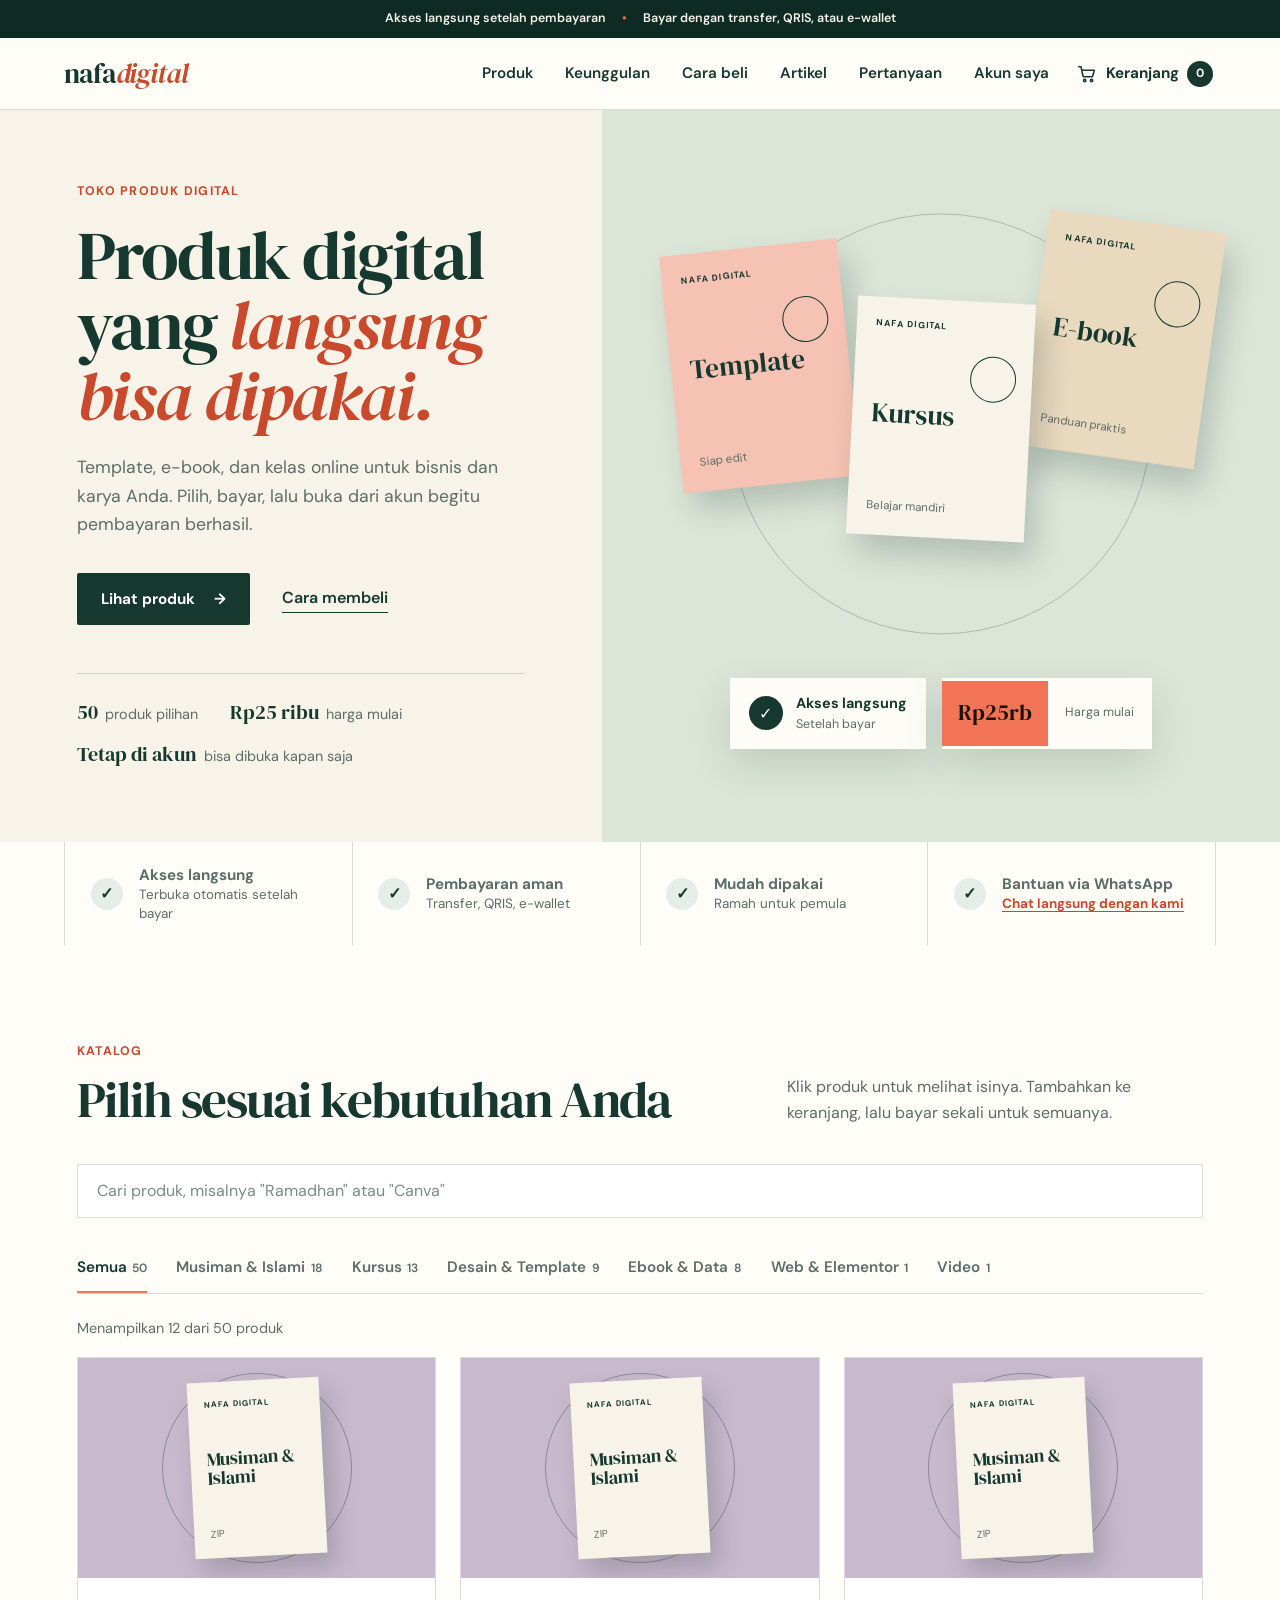
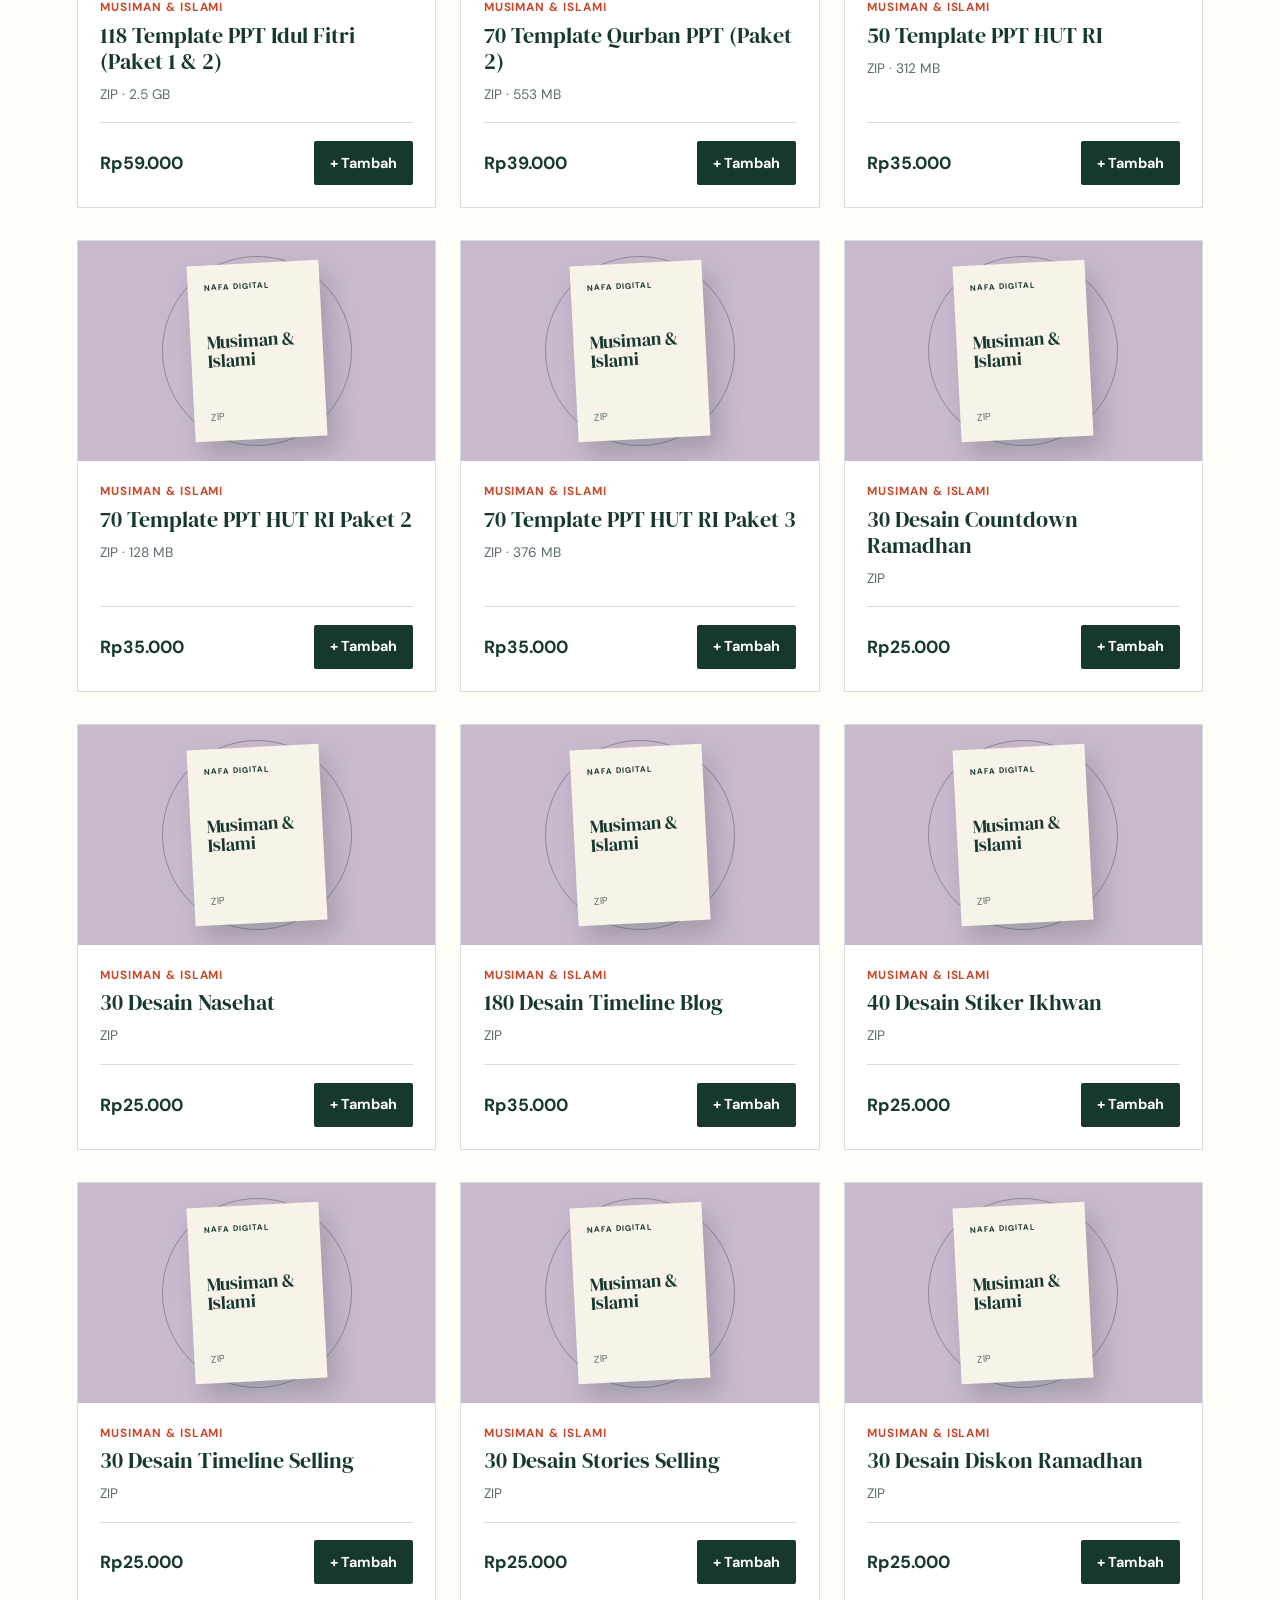
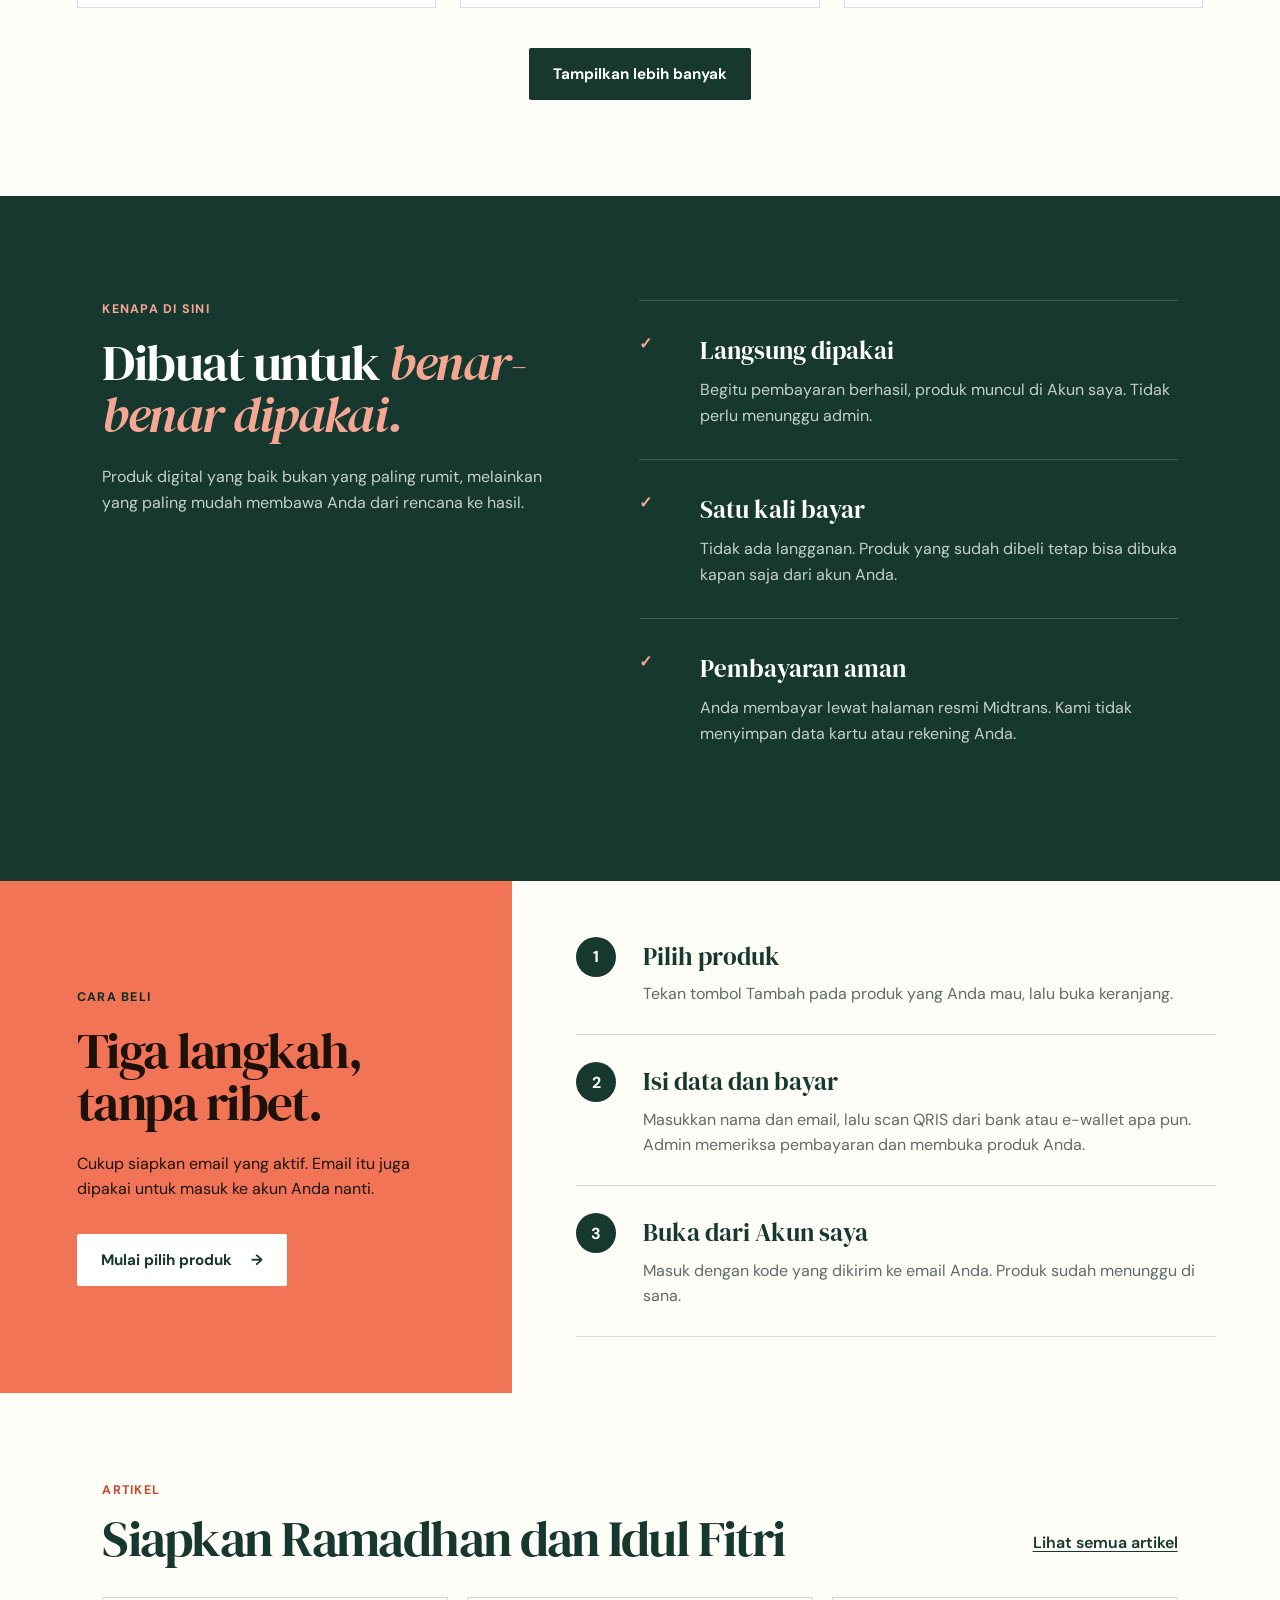
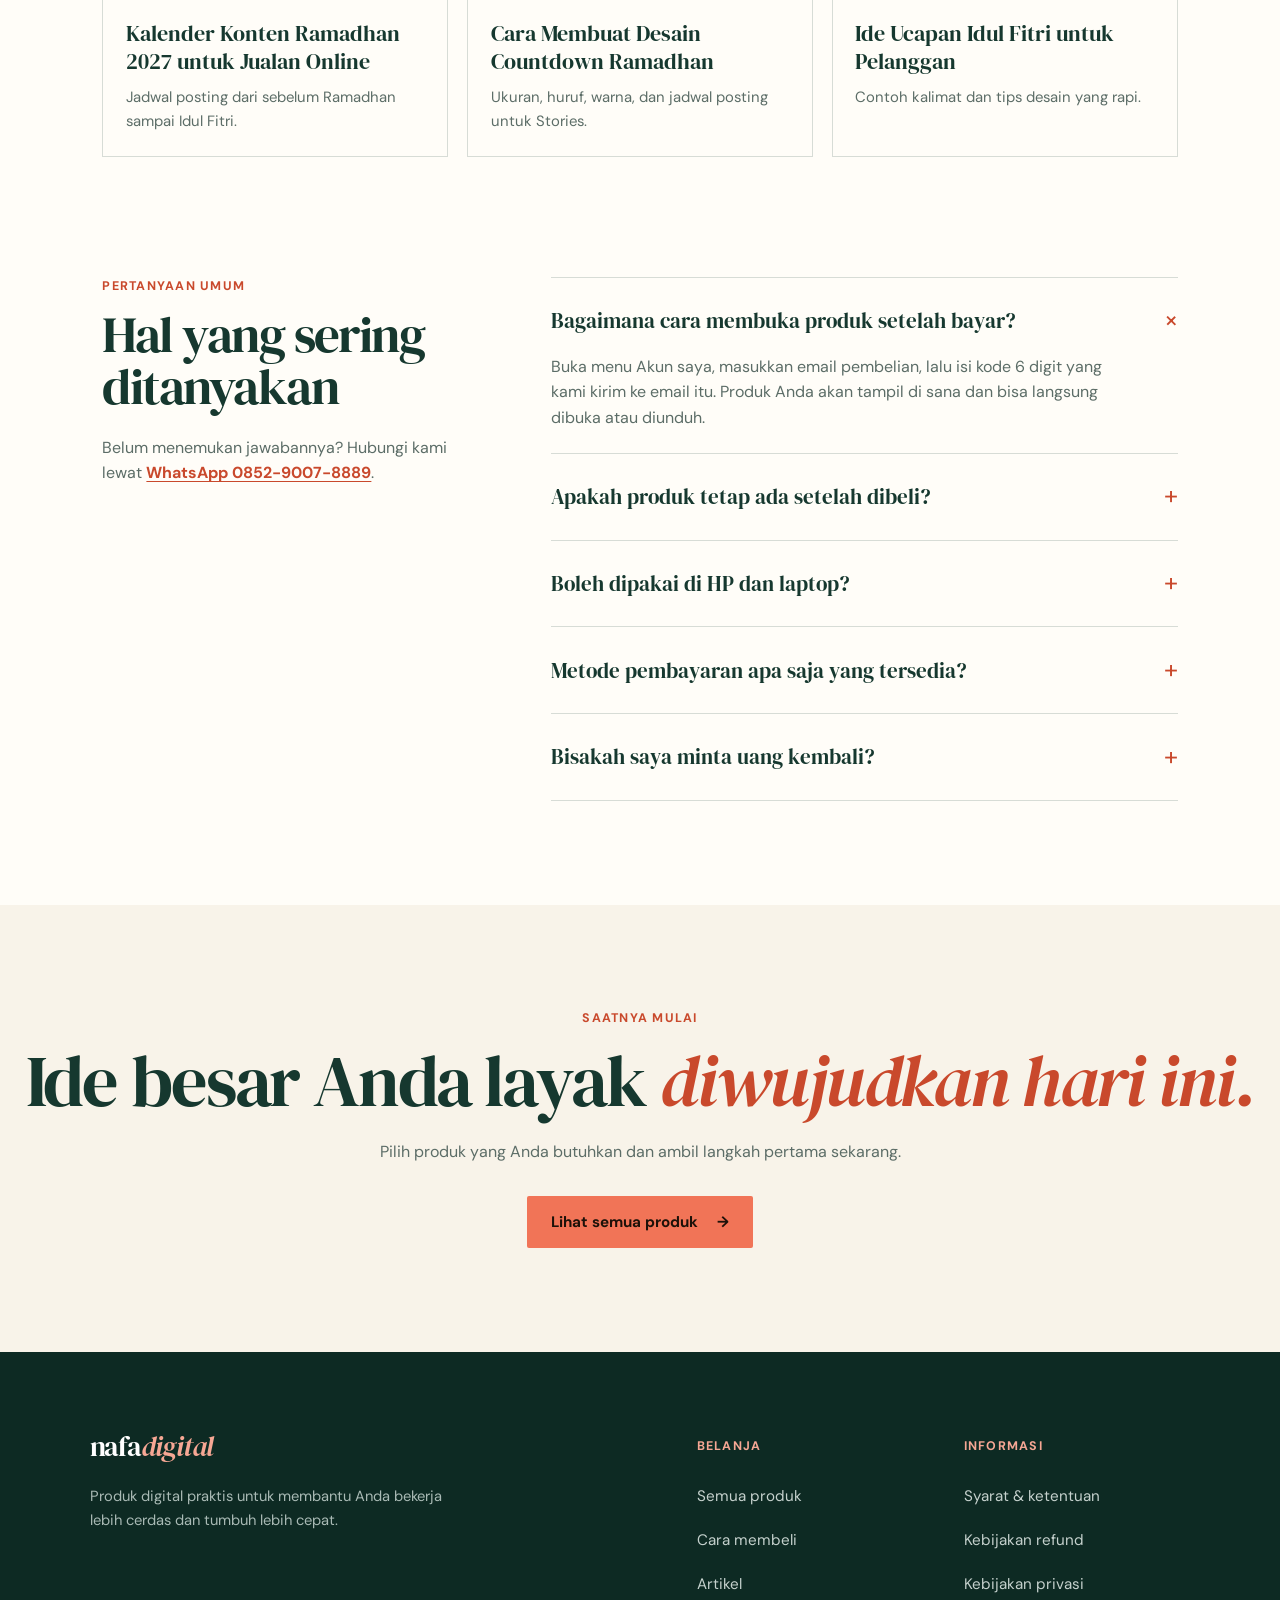
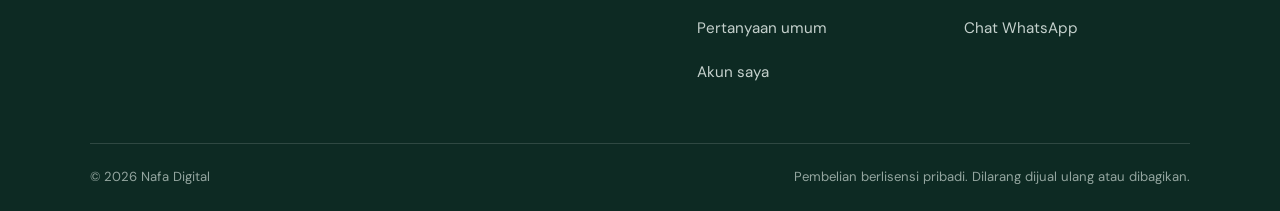
<file: index.html>
<!doctype html>
<html lang="id">
<head>
<meta charset="utf-8">
<meta name="viewport" content="width=device-width,initial-scale=1">
<title>Nafa Digital: produk digital siap pakai untuk bisnis dan kreator</title>
<meta name="description" content="Template, e-book, dan kelas online yang langsung bisa dipakai setelah pembayaran berhasil. Pilih produk, bayar, lalu buka dari akun Anda.">
<meta name="theme-color" content="#16382f">
<meta name="referrer" content="strict-origin-when-cross-origin">
<link rel="preconnect" href="https://fonts.googleapis.com">
<link rel="preconnect" href="https://fonts.gstatic.com" crossorigin>
<link href="https://fonts.googleapis.com/css2?family=DM+Sans:wght@400;500;600;700&family=DM+Serif+Display:ital@0;1&display=swap" rel="stylesheet">
<link rel="icon" href="data:,">
<link rel="stylesheet" href="style.css">
</head>
<body>
<a class="skip" href="#main">Lewati ke konten</a>

<div class="announce"><span>Akses langsung setelah pembayaran</span><i aria-hidden="true">•</i><span>Bayar dengan transfer, QRIS, atau e-wallet</span></div>

<header class="top">
  <a class="logo" href="#/" aria-label="Nafa Digital, beranda">nafa<span>digital</span></a>
  <button class="menu-btn" id="menuBtn" type="button" aria-label="Buka menu" aria-expanded="false" aria-controls="nav"><span></span><span></span></button>
  <nav id="nav" class="nav" aria-label="Utama">
    <a href="#produk">Produk</a>
    <a href="#keunggulan">Keunggulan</a>
    <a href="#cara-beli">Cara beli</a>
    <a href="#panduan">Artikel</a>
    <a href="#faq">Pertanyaan</a>
    <a href="#/akun" data-nav="akun">Akun saya</a>
  </nav>
  <button class="cart-btn" id="openCart" type="button" aria-label="Buka keranjang">
    <svg viewBox="0 0 24 24" aria-hidden="true"><path d="M3 4h2.4l2.2 10.2a1 1 0 0 0 1 .8h8.6a1 1 0 0 0 1-.8L20 8H6.2"/><circle cx="9.5" cy="19" r="1.3"/><circle cx="17" cy="19" r="1.3"/></svg>
    <span class="cart-word">Keranjang</span><span class="cart-n" id="cartCount">0</span>
  </button>
</header>

<main id="main" tabindex="-1">
  <!-- BERANDA -->
  <div id="view-home" class="view">
    <section class="hero" aria-labelledby="hero-title">
      <div class="hero-copy">
        <p class="eyebrow">Toko produk digital</p>
        <h1 id="hero-title">Produk digital yang <em>langsung bisa dipakai.</em></h1>
        <p class="hero-text">Template, e-book, dan kelas online untuk bisnis dan karya Anda. Pilih, bayar, lalu buka dari akun begitu pembayaran berhasil.</p>
        <div class="hero-actions">
          <a class="btn btn-dark" href="#produk">Lihat produk <span aria-hidden="true">→</span></a>
          <a class="text-link" href="#cara-beli">Cara membeli</a>
        </div>
        <ul class="hero-facts" aria-label="Ringkasan">
          <li><b>50</b> produk pilihan</li>
          <li><b>Rp25 ribu</b> harga mulai</li>
          <li><b>Tetap di akun</b> bisa dibuka kapan saja</li>
        </ul>
      </div>
      <div class="hero-visual" aria-hidden="true">
        <div class="stage">
          <span class="orbit"></span>
          <div class="cover c1"><small>NAFA DIGITAL</small><strong>Template</strong><span>Siap edit</span></div>
          <div class="cover c2"><small>NAFA DIGITAL</small><strong>Kursus</strong><span>Belajar mandiri</span></div>
          <div class="cover c3"><small>NAFA DIGITAL</small><strong>E-book</strong><span>Panduan praktis</span></div>
        </div>
        <div class="notes">
          <div class="note note-bot"><i>✓</i><div><b>Akses langsung</b><span>Setelah bayar</span></div></div>
          <div class="note note-top"><b>Rp25rb</b><span>Harga mulai</span></div>
        </div>
      </div>
    </section>

    <section class="trust" aria-label="Keunggulan layanan">
      <div><i>✓</i><span><b>Akses langsung</b>Terbuka otomatis setelah bayar</span></div>
      <div><i>✓</i><span><b>Pembayaran aman</b>Transfer, QRIS, e-wallet</span></div>
      <div><i>✓</i><span><b>Mudah dipakai</b>Ramah untuk pemula</span></div>
      <div><i>✓</i><span><b>Bantuan via WhatsApp</b><a class="wa" href="https://wa.me/6285290078889?text=Halo%20Nafa%20Digital%2C%20saya%20butuh%20bantuan" target="_blank" rel="noopener">Chat langsung dengan kami</a></span></div>
    </section>

    <section class="products" id="produk" aria-labelledby="products-title">
      <div class="sec-head">
        <div><p class="eyebrow">Katalog</p><h2 id="products-title">Pilih sesuai kebutuhan Anda</h2></div>
        <p>Klik produk untuk melihat isinya. Tambahkan ke keranjang, lalu bayar sekali untuk semuanya.</p>
      </div>
      <label class="search"><span class="sr">Cari produk</span><input id="q" type="search" placeholder="Cari produk, misalnya &quot;Ramadhan&quot; atau &quot;Canva&quot;" autocomplete="off"></label>
      <div id="cats" class="tabs" role="group" aria-label="Kategori produk"></div>
      <p id="resultInfo" class="info" aria-live="polite"></p>
      <div id="list" class="grid"></div>
      <div class="more-wrap"><button class="btn btn-dark" id="more" type="button" hidden>Tampilkan lebih banyak</button></div>
    </section>

    <section class="why" id="keunggulan" aria-labelledby="why-title">
      <div class="why-intro">
        <p class="eyebrow">Kenapa di sini</p>
        <h2 id="why-title">Dibuat untuk <em>benar-benar dipakai.</em></h2>
        <p>Produk digital yang baik bukan yang paling rumit, melainkan yang paling mudah membawa Anda dari rencana ke hasil.</p>
      </div>
      <div class="why-list">
        <article><span>✓</span><div><h3>Langsung dipakai</h3><p>Begitu pembayaran berhasil, produk muncul di Akun saya. Tidak perlu menunggu admin.</p></div></article>
        <article><span>✓</span><div><h3>Satu kali bayar</h3><p>Tidak ada langganan. Produk yang sudah dibeli tetap bisa dibuka kapan saja dari akun Anda.</p></div></article>
        <article><span>✓</span><div><h3>Pembayaran aman</h3><p>Anda membayar lewat halaman resmi Midtrans. Kami tidak menyimpan data kartu atau rekening Anda.</p></div></article>
      </div>
    </section>

    <section class="steps" id="cara-beli" aria-labelledby="steps-title">
      <div class="steps-feature">
        <p class="eyebrow">Cara beli</p>
        <h2 id="steps-title">Tiga langkah, tanpa ribet.</h2>
        <p>Cukup siapkan email yang aktif. Email itu juga dipakai untuk masuk ke akun Anda nanti.</p>
        <a class="btn btn-light" href="#produk">Mulai pilih produk <span aria-hidden="true">→</span></a>
      </div>
      <ol class="steps-list">
        <li><b>1</b><div><h3>Pilih produk</h3><p>Tekan tombol Tambah pada produk yang Anda mau, lalu buka keranjang.</p></div></li>
        <li><b>2</b><div><h3>Isi data dan bayar</h3><p>Masukkan nama dan email, lalu scan QRIS dari bank atau e-wallet apa pun. Admin memeriksa pembayaran dan membuka produk Anda.</p></div></li>
        <li><b>3</b><div><h3>Buka dari Akun saya</h3><p>Masuk dengan kode yang dikirim ke email Anda. Produk sudah menunggu di sana.</p></div></li>
      </ol>
    </section>

    <section class="guides" id="panduan" aria-labelledby="guides-title">
      <div class="sec-head"><div><p class="eyebrow">Artikel</p><h2 id="guides-title">Siapkan Ramadhan dan Idul Fitri</h2></div><a class="guides-all" href="artikel/">Lihat semua artikel</a></div>
      <ul class="guide-cards">
        <li><a href="artikel/kalender-konten-ramadhan-2027"><span class="g-t">Kalender Konten Ramadhan 2027 untuk Jualan Online</span><span class="g-d">Jadwal posting dari sebelum Ramadhan sampai Idul Fitri.</span></a></li>
        <li><a href="artikel/cara-membuat-desain-countdown-ramadhan"><span class="g-t">Cara Membuat Desain Countdown Ramadhan</span><span class="g-d">Ukuran, huruf, warna, dan jadwal posting untuk Stories.</span></a></li>
        <li><a href="artikel/ide-ucapan-idul-fitri-untuk-pelanggan"><span class="g-t">Ide Ucapan Idul Fitri untuk Pelanggan</span><span class="g-d">Contoh kalimat dan tips desain yang rapi.</span></a></li>
      </ul>
    </section>

    <section class="faq" id="faq" aria-labelledby="faq-title">
      <div>
        <p class="eyebrow">Pertanyaan umum</p>
        <h2 id="faq-title">Hal yang sering ditanyakan</h2>
        <p class="faq-note">Belum menemukan jawabannya? Hubungi kami lewat <a class="wa" href="https://wa.me/6285290078889?text=Halo%20Nafa%20Digital%2C%20saya%20butuh%20bantuan" target="_blank" rel="noopener">WhatsApp 0852-9007-8889</a>.</p>
      </div>
      <div class="acc">
        <details open><summary>Bagaimana cara membuka produk setelah bayar?<span aria-hidden="true">+</span></summary><p>Buka menu Akun saya, masukkan email pembelian, lalu isi kode 6 digit yang kami kirim ke email itu. Produk Anda akan tampil di sana dan bisa langsung dibuka atau diunduh.</p></details>
        <details><summary>Apakah produk tetap ada setelah dibeli?<span aria-hidden="true">+</span></summary><p>Produk yang sudah dibeli tetap ada di akun Anda dan bisa dibuka kapan saja.</p></details>
        <details><summary>Boleh dipakai di HP dan laptop?<span aria-hidden="true">+</span></summary><p>Boleh. Satu akun bisa dipakai di HP dan laptop milik Anda. Produk ini untuk pemakaian pribadi, jadi tidak boleh dibagikan atau dijual ulang.</p></details>
        <details><summary>Metode pembayaran apa saja yang tersedia?<span aria-hidden="true">+</span></summary><p>Transfer bank, QRIS, dan e-wallet, sesuai pilihan yang tampil di halaman pembayaran.</p></details>
        <details><summary>Bisakah saya minta uang kembali?<span aria-hidden="true">+</span></summary><p>Karena produk digital langsung bisa dibuka, uang kembali hanya diproses jika produk bermasalah dan kendalanya tidak bisa kami selesaikan.</p></details>
      </div>
    </section>

    <section class="cta" aria-labelledby="cta-title">
      <p class="eyebrow">Saatnya mulai</p>
      <h2 id="cta-title">Ide besar Anda layak <em>diwujudkan hari ini.</em></h2>
      <p>Pilih produk yang Anda butuhkan dan ambil langkah pertama sekarang.</p>
      <a class="btn btn-coral" href="#produk">Lihat semua produk <span aria-hidden="true">→</span></a>
    </section>
  </div>

  <!-- AKUN -->
  <section id="view-akun" class="view" hidden>
    <div class="account">
      <p class="eyebrow">Akun</p>
      <h1>Akun saya</h1>
      <div id="authBox"></div>
      <div id="libBox" hidden></div>
    </div>
  </section>
</main>

<footer class="foot">
  <div class="foot-top">
    <div><a class="logo logo-light" href="#/">nafa<span>digital</span></a><p>Produk digital praktis untuk membantu Anda bekerja lebih cerdas dan tumbuh lebih cepat.</p></div>
    <div class="foot-links">
      <div><b>Belanja</b><a href="#produk">Semua produk</a><a href="#cara-beli">Cara membeli</a><a href="#panduan">Artikel</a><a href="#faq">Pertanyaan umum</a><a href="#/akun">Akun saya</a></div>
      <div><b>Informasi</b><a href="syarat">Syarat &amp; ketentuan</a><a href="refund">Kebijakan refund</a><a href="privasi">Kebijakan privasi</a><a href="https://wa.me/6285290078889?text=Halo%20Nafa%20Digital%2C%20saya%20butuh%20bantuan" target="_blank" rel="noopener">Chat WhatsApp</a></div>
    </div>
  </div>
  <div class="foot-bottom"><span>© 2026 Nafa Digital</span><span>Pembelian berlisensi pribadi. Dilarang dijual ulang atau dibagikan.</span></div>
</footer>

<!-- Detail produk -->
<dialog id="detail" class="modal" aria-labelledby="dTitle">
  <form method="dialog" class="x-row"><button class="x" aria-label="Tutup">×</button></form>
  <div class="d-art" id="dArt" aria-hidden="true"></div>
  <p id="dMeta" class="cat"></p>
  <h2 id="dTitle"></h2>
  <p id="dDesc" class="d-desc"></p>
  <ul class="terms">
    <li>Terbuka di akun Anda setelah pembayaran dikonfirmasi.</li>
    <li>Bisa dibuka dari HP dan laptop Anda.</li>
    <li>Untuk pemakaian pribadi. Tidak boleh dijual ulang atau dibagikan.</li>
  </ul>
  <div class="dfoot"><strong id="dPrice"></strong><button class="btn btn-dark" id="dAdd" type="button">Tambah ke keranjang</button></div>
</dialog>

<!-- Pembayaran QRIS -->
<dialog id="qris" class="modal qris" aria-labelledby="qTitle">
  <form method="dialog" class="x-row"><button class="x" aria-label="Tutup">×</button></form>
  <h2 id="qTitle">Bayar dengan QRIS</h2>
  <p class="q-amount-label">Nominal yang harus dibayar</p>
  <p class="q-amount" id="qAmount"></p>
  <p class="q-code" id="qCode"></p>
  <div class="q-box"><div id="qImg" role="img" aria-label="Kode QRIS pembayaran"></div><p id="qMerchant">NAFATECHID SMG PRODIG</p></div>
  <ol class="q-steps">
    <li>Buka aplikasi bank atau e-wallet, lalu pilih bayar dengan scan QR.</li>
    <li>Scan kode di atas. Nominal sudah terisi, pastikan sama dengan angka di atas.</li>
    <li>Setelah berhasil, tekan tombol WhatsApp di bawah dan kirim bukti pembayaran.</li>
  </ol>
  <a class="btn btn-coral wide" id="qWa" target="_blank" rel="noopener">Konfirmasi lewat WhatsApp</a>
  <p class="q-foot" id="qFoot"></p>
  <p class="q-foot">Produk terbuka di halaman <a class="wa" href="#/akun" id="qAcc">Akun</a> setelah admin memeriksa pembayaran. Pesanan berlaku 24 jam.</p>
</dialog>

<!-- Keranjang -->
<dialog id="cart" class="drawer" aria-labelledby="cTitle">
  <div class="cart-head">
    <div><p class="eyebrow">Pesanan Anda</p><h2 id="cTitle">Keranjang</h2></div>
    <form method="dialog"><button class="x" aria-label="Tutup keranjang">×</button></form>
  </div>
  <div class="cart-body">
    <ul id="cartList" class="cartlist"></ul>
    <div id="cartEmpty" class="empty-cart" hidden>
      <span>0</span><h3>Keranjang masih kosong</h3><p>Pilih produk yang paling sesuai dengan kebutuhan Anda.</p>
      <button class="btn btn-dark" type="button" id="startShop">Mulai belanja</button>
    </div>
    <form id="checkout" class="checkout" autocomplete="on" novalidate>
      <p class="total"><span>Total</span><strong id="cartTotal">Rp0</strong></p>
      <label>Nama lengkap<input name="name" required minlength="2" maxlength="80" autocomplete="name"></label>
      <label>Email aktif<small>Dipakai untuk masuk ke akun dan membuka produk</small><input name="email" type="email" required autocomplete="email" inputmode="email"></label>
      <label>Nomor WhatsApp (boleh dikosongkan)<input name="whatsapp" type="tel" autocomplete="tel" inputmode="tel" placeholder="08xxxxxxxxxx"></label>
      <input class="hp" name="website" tabindex="-1" autocomplete="off" aria-hidden="true">
      <label class="agree"><input type="checkbox" name="agree" required><span>Saya setuju produk ini hanya untuk pemakaian pribadi dan tidak akan dijual ulang atau dibagikan, serta menyetujui <a class="wa" href="syarat" target="_blank" rel="noopener">Syarat &amp; Ketentuan</a> dan <a class="wa" href="refund" target="_blank" rel="noopener">Kebijakan Refund</a>.</span></label>
      <p id="manualNote" class="manual-note" hidden><strong>Pembayaran via QRIS.</strong> Setelah Anda membayar, admin memeriksa pembayaran dan membuka produk di halaman Akun. Jika lebih dari 1 jam belum terbuka, hubungi kami lewat WhatsApp.</p>
      <p id="coErr" class="err" role="alert" hidden></p>
      <button class="btn btn-coral wide" id="payBtn" type="submit">Bayar sekarang <span aria-hidden="true">→</span></button>
      <p class="secure" id="secureNote">Pembayaran aman · Produk terbuka otomatis</p>
    </form>
  </div>
</dialog>

<div id="toast" class="toast" role="status" aria-live="polite" hidden></div>

<script src="config.js"></script>
<script src="qrcode.js"></script>
<script src="app.js" defer></script>
</body>
</html>
</file>
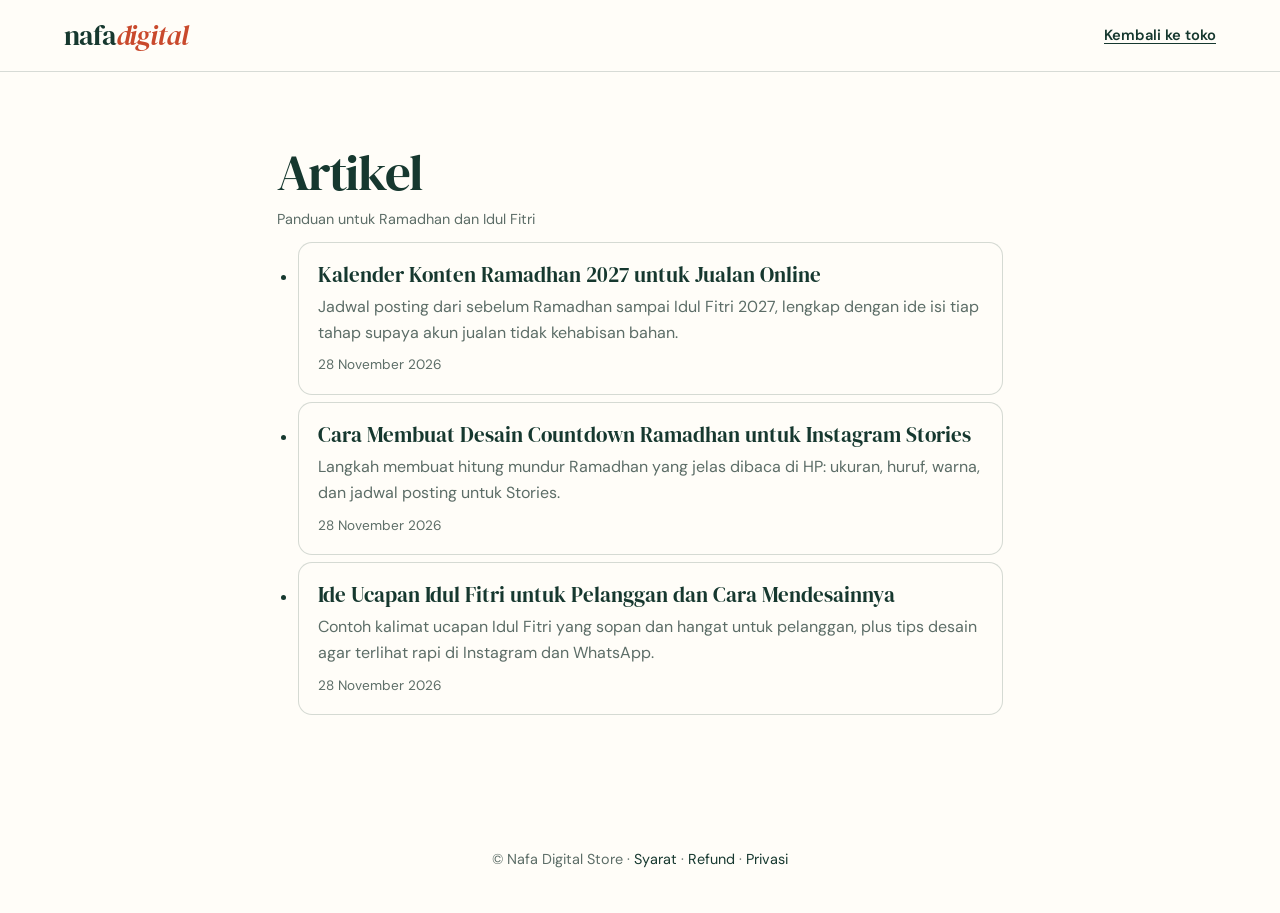
<file: artikel/index.html>
<!doctype html>
<html lang="id">
<head>
<meta charset="utf-8">
<meta name="viewport" content="width=device-width,initial-scale=1">
<title>Artikel Ramadhan dan Idul Fitri | Nafa Digital Store</title>
<meta name="description" content="Panduan praktis menyiapkan konten, desain, dan ucapan untuk Ramadhan dan Idul Fitri bagi pemilik toko online.">
<link rel="canonical" href="https://nafadigitalstore.web.id/artikel/">
<meta name="theme-color" content="#16382f">
<link rel="preconnect" href="https://fonts.googleapis.com">
<link rel="preconnect" href="https://fonts.gstatic.com" crossorigin>
<link href="https://fonts.googleapis.com/css2?family=DM+Sans:wght@400;500;600;700&family=DM+Serif+Display:ital@0;1&display=swap" rel="stylesheet">
<link rel="icon" href="data:,">
<link rel="stylesheet" href="/style.css">
<link rel="stylesheet" href="/artikel.css">
</head>
<body>
<a class="skip" href="#main">Lewati ke konten</a>
<header class="top">
  <a class="logo" href="/" aria-label="Nafa Digital, beranda">nafa<span>digital</span></a>
  <a class="legal-back" href="/">Kembali ke toko</a>
</header>
<main id="main" tabindex="-1">
  <section class="account legal artikel">
    <h1>Artikel</h1>
    <p class="legal-date">Panduan untuk Ramadhan dan Idul Fitri</p>
    <ul class="a-list"><li><a href="/artikel/kalender-konten-ramadhan-2027"><span class="ai-t">Kalender Konten Ramadhan 2027 untuk Jualan Online</span><span class="ai-d">Jadwal posting dari sebelum Ramadhan sampai Idul Fitri 2027, lengkap dengan ide isi tiap tahap supaya akun jualan tidak kehabisan bahan.</span><span class="ai-date">28 November 2026</span></a></li><li><a href="/artikel/cara-membuat-desain-countdown-ramadhan"><span class="ai-t">Cara Membuat Desain Countdown Ramadhan untuk Instagram Stories</span><span class="ai-d">Langkah membuat hitung mundur Ramadhan yang jelas dibaca di HP: ukuran, huruf, warna, dan jadwal posting untuk Stories.</span><span class="ai-date">28 November 2026</span></a></li><li><a href="/artikel/ide-ucapan-idul-fitri-untuk-pelanggan"><span class="ai-t">Ide Ucapan Idul Fitri untuk Pelanggan dan Cara Mendesainnya</span><span class="ai-d">Contoh kalimat ucapan Idul Fitri yang sopan dan hangat untuk pelanggan, plus tips desain agar terlihat rapi di Instagram dan WhatsApp.</span><span class="ai-date">28 November 2026</span></a></li></ul>
  </section>
</main>
<footer class="foot-bar"><p>© Nafa Digital Store · <a href="/syarat">Syarat</a> · <a href="/refund">Refund</a> · <a href="/privasi">Privasi</a></p></footer>
</body>
</html>
</file>
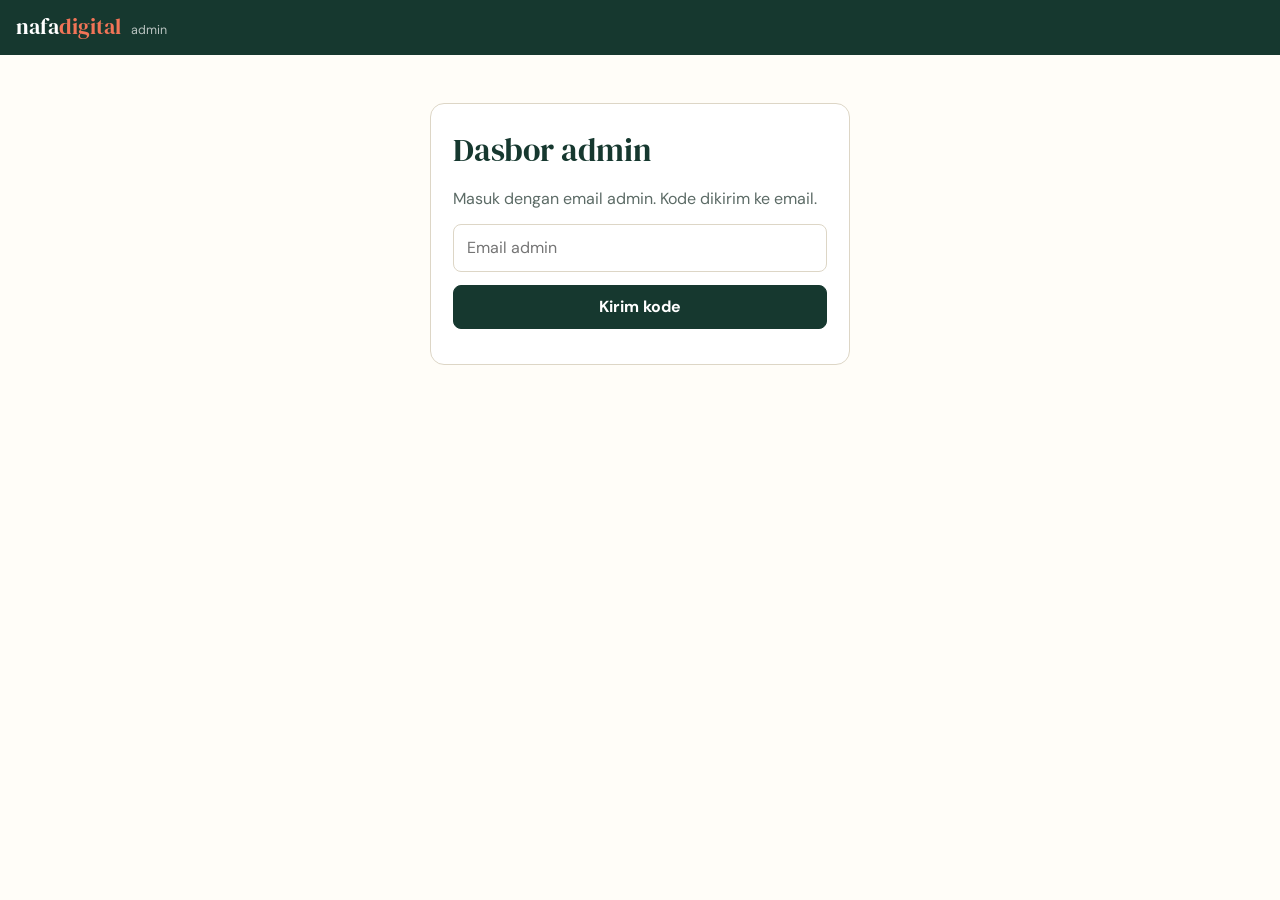
<file: admin (2).html>
<!doctype html>
<html lang="id">
<head>
<meta charset="utf-8">
<meta name="viewport" content="width=device-width,initial-scale=1">
<meta name="robots" content="noindex,nofollow">
<title>Dasbor Admin | Nafa Digital Store</title>
<meta name="theme-color" content="#16382f">
<link rel="preconnect" href="https://fonts.googleapis.com">
<link rel="preconnect" href="https://fonts.gstatic.com" crossorigin>
<link href="https://fonts.googleapis.com/css2?family=DM+Sans:wght@400;500;600;700&family=DM+Serif+Display:ital@0;1&display=swap" rel="stylesheet">
<link rel="icon" href="data:,">
<link rel="stylesheet" href="admin.css">
</head>
<body>
<header class="bar">
  <strong class="brand">nafa<span>digital</span> <em>admin</em></strong>
  <button id="logout" class="link" hidden>Keluar</button>
</header>
<main id="app" tabindex="-1"><p class="muted pad">Memuat…</p></main>
<div id="toast" class="toast" role="status" hidden></div>
<script src="config.js"></script>
<script src="admin.js"></script>
</body>
</html>
</file>
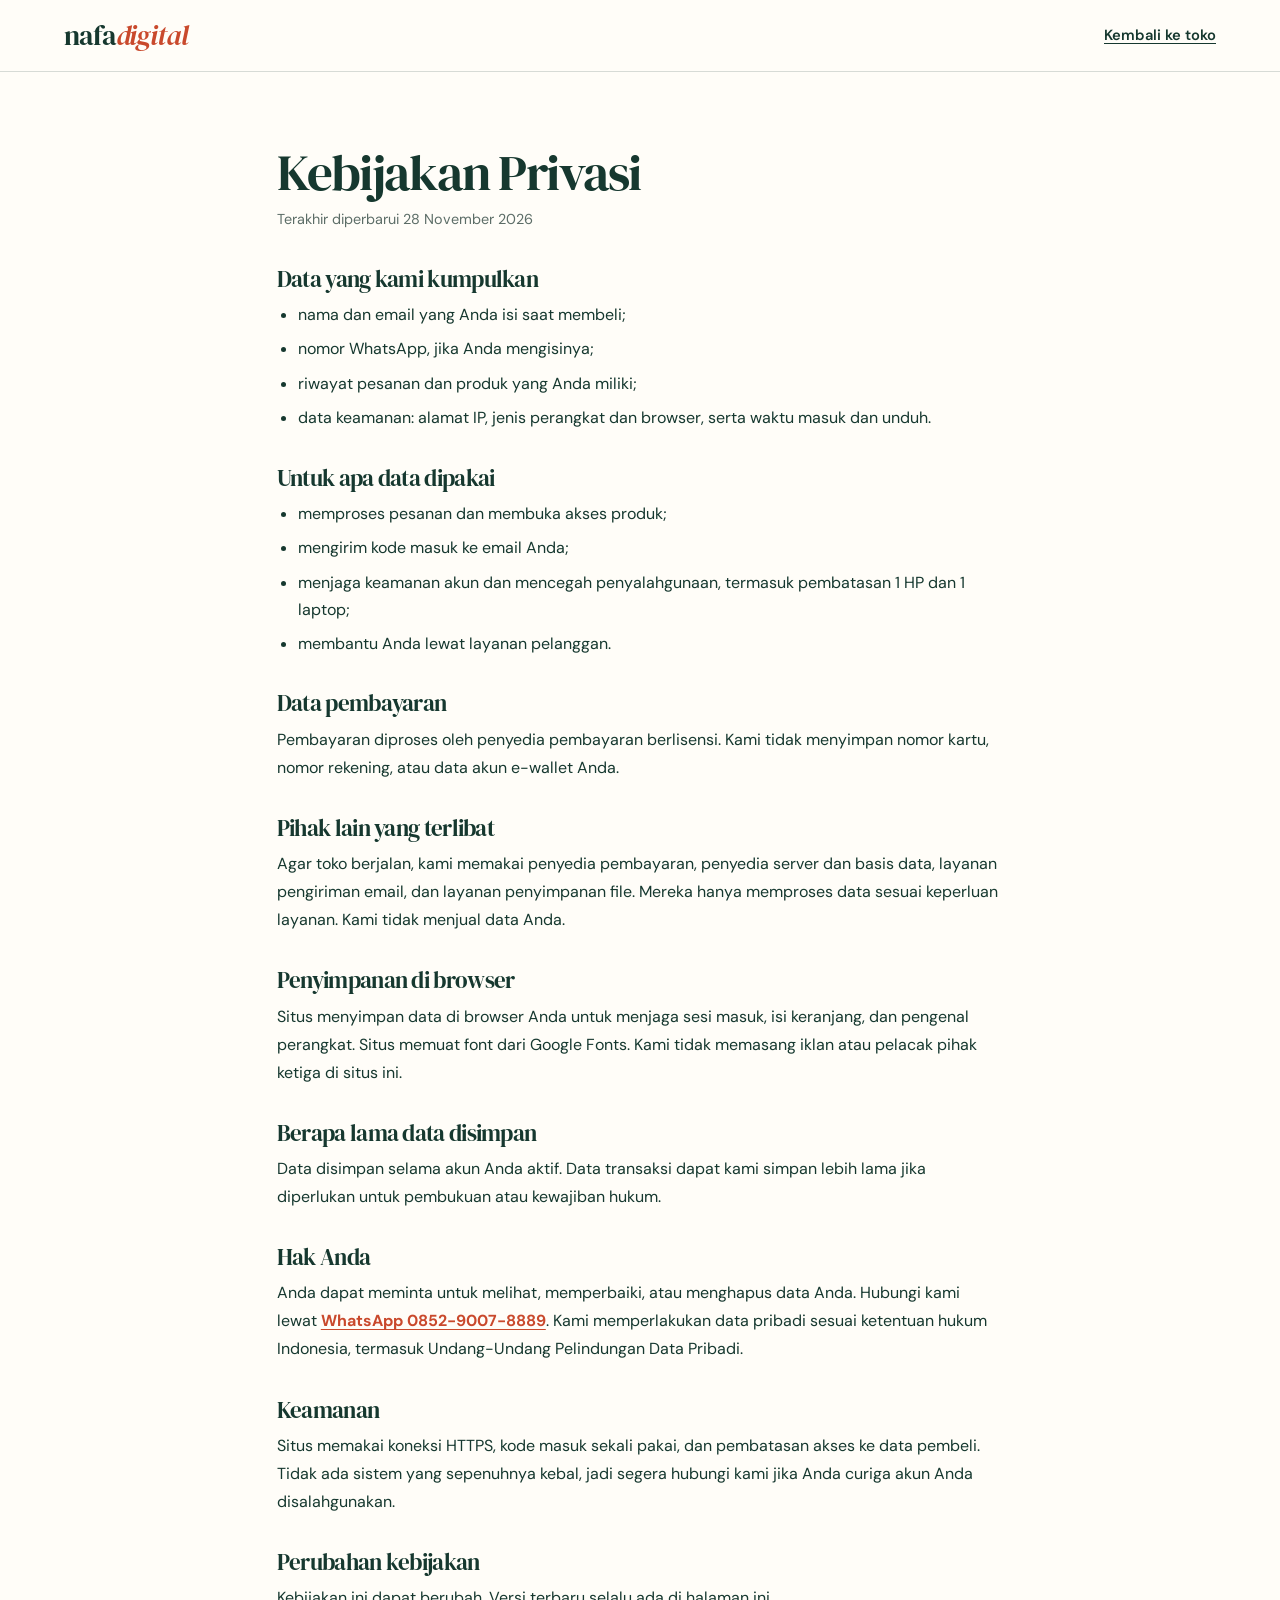
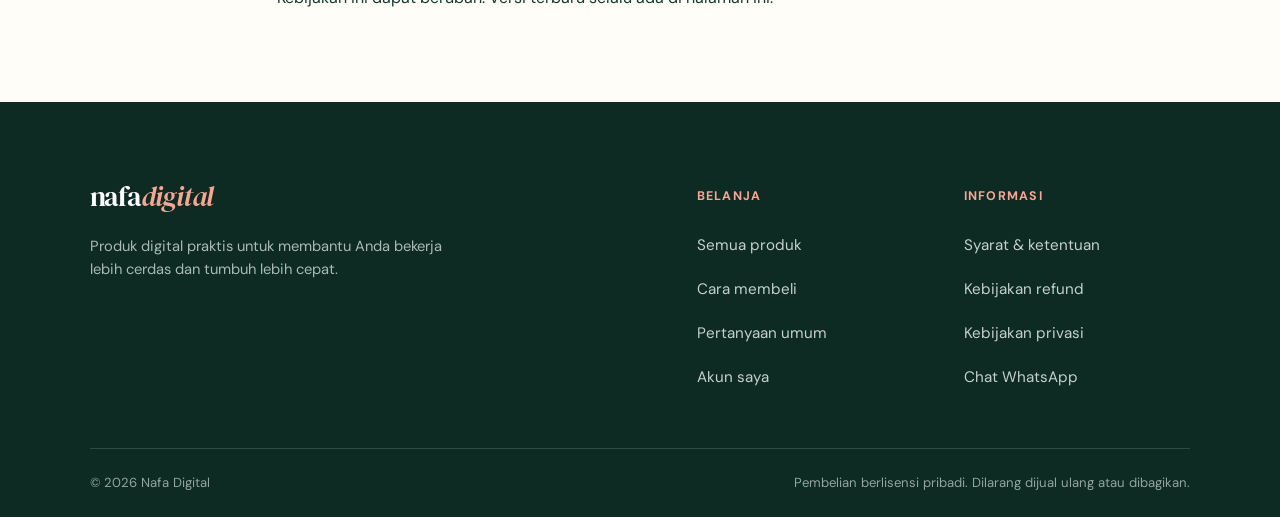
<file: privasi.html>
<!doctype html>
<html lang="id">
<head>
<meta charset="utf-8">
<meta name="viewport" content="width=device-width,initial-scale=1">
<title>Kebijakan Privasi | Nafa Digital Store</title>
<meta name="description" content="Data apa yang kami simpan, untuk apa, dan hak Anda atasnya.">
<meta name="theme-color" content="#16382f">
<link rel="preconnect" href="https://fonts.googleapis.com">
<link rel="preconnect" href="https://fonts.gstatic.com" crossorigin>
<link href="https://fonts.googleapis.com/css2?family=DM+Sans:wght@400;500;600;700&family=DM+Serif+Display:ital@0;1&display=swap" rel="stylesheet">
<link rel="icon" href="data:,">
<link rel="stylesheet" href="style.css">
</head>
<body>
<a class="skip" href="#main">Lewati ke konten</a>
<header class="top">
  <a class="logo" href="./" aria-label="Nafa Digital, beranda">nafa<span>digital</span></a>
  <a class="legal-back" href="./">Kembali ke toko</a>
</header>
<main id="main" tabindex="-1">
  <article class="account legal">
    <h1>Kebijakan Privasi</h1>
    <p class="legal-date">Terakhir diperbarui 28 November 2026</p>
    <h2>Data yang kami kumpulkan</h2>
<ul><li>nama dan email yang Anda isi saat membeli;</li><li>nomor WhatsApp, jika Anda mengisinya;</li><li>riwayat pesanan dan produk yang Anda miliki;</li><li>data keamanan: alamat IP, jenis perangkat dan browser, serta waktu masuk dan unduh.</li></ul>
<h2>Untuk apa data dipakai</h2>
<ul><li>memproses pesanan dan membuka akses produk;</li><li>mengirim kode masuk ke email Anda;</li><li>menjaga keamanan akun dan mencegah penyalahgunaan, termasuk pembatasan 1 HP dan 1 laptop;</li><li>membantu Anda lewat layanan pelanggan.</li></ul>
<h2>Data pembayaran</h2>
<p>Pembayaran diproses oleh penyedia pembayaran berlisensi. Kami tidak menyimpan nomor kartu, nomor rekening, atau data akun e-wallet Anda.</p>
<h2>Pihak lain yang terlibat</h2>
<p>Agar toko berjalan, kami memakai penyedia pembayaran, penyedia server dan basis data, layanan pengiriman email, dan layanan penyimpanan file. Mereka hanya memproses data sesuai keperluan layanan. Kami tidak menjual data Anda.</p>
<h2>Penyimpanan di browser</h2>
<p>Situs menyimpan data di browser Anda untuk menjaga sesi masuk, isi keranjang, dan pengenal perangkat. Situs memuat font dari Google Fonts. Kami tidak memasang iklan atau pelacak pihak ketiga di situs ini.</p>
<h2>Berapa lama data disimpan</h2>
<p>Data disimpan selama akun Anda aktif. Data transaksi dapat kami simpan lebih lama jika diperlukan untuk pembukuan atau kewajiban hukum.</p>
<h2>Hak Anda</h2>
<p>Anda dapat meminta untuk melihat, memperbaiki, atau menghapus data Anda. Hubungi kami lewat <a class="wa" href="https://wa.me/6285290078889?text=Halo%20Nafa%20Digital%2C%20saya%20butuh%20bantuan" target="_blank" rel="noopener">WhatsApp 0852-9007-8889</a>. Kami memperlakukan data pribadi sesuai ketentuan hukum Indonesia, termasuk Undang-Undang Pelindungan Data Pribadi.</p>
<h2>Keamanan</h2>
<p>Situs memakai koneksi HTTPS, kode masuk sekali pakai, dan pembatasan akses ke data pembeli. Tidak ada sistem yang sepenuhnya kebal, jadi segera hubungi kami jika Anda curiga akun Anda disalahgunakan.</p>
<h2>Perubahan kebijakan</h2>
<p>Kebijakan ini dapat berubah. Versi terbaru selalu ada di halaman ini.</p>
  </article>
</main>
<footer class="foot">
  <div class="foot-top">
    <div><a class="logo logo-light" href="./">nafa<span>digital</span></a><p>Produk digital praktis untuk membantu Anda bekerja lebih cerdas dan tumbuh lebih cepat.</p></div>
    <div class="foot-links">
      <div><b>Belanja</b><a href="./#produk">Semua produk</a><a href="./#cara-beli">Cara membeli</a><a href="./#faq">Pertanyaan umum</a><a href="./#/akun">Akun saya</a></div>
      <div><b>Informasi</b><a href="syarat">Syarat &amp; ketentuan</a><a href="refund">Kebijakan refund</a><a href="privasi">Kebijakan privasi</a><a href="https://wa.me/6285290078889?text=Halo%20Nafa%20Digital%2C%20saya%20butuh%20bantuan" target="_blank" rel="noopener">Chat WhatsApp</a></div>
    </div>
  </div>
  <div class="foot-bottom"><span>© 2026 Nafa Digital</span><span>Pembelian berlisensi pribadi. Dilarang dijual ulang atau dibagikan.</span></div>
</footer>
</body>
</html>
</file>
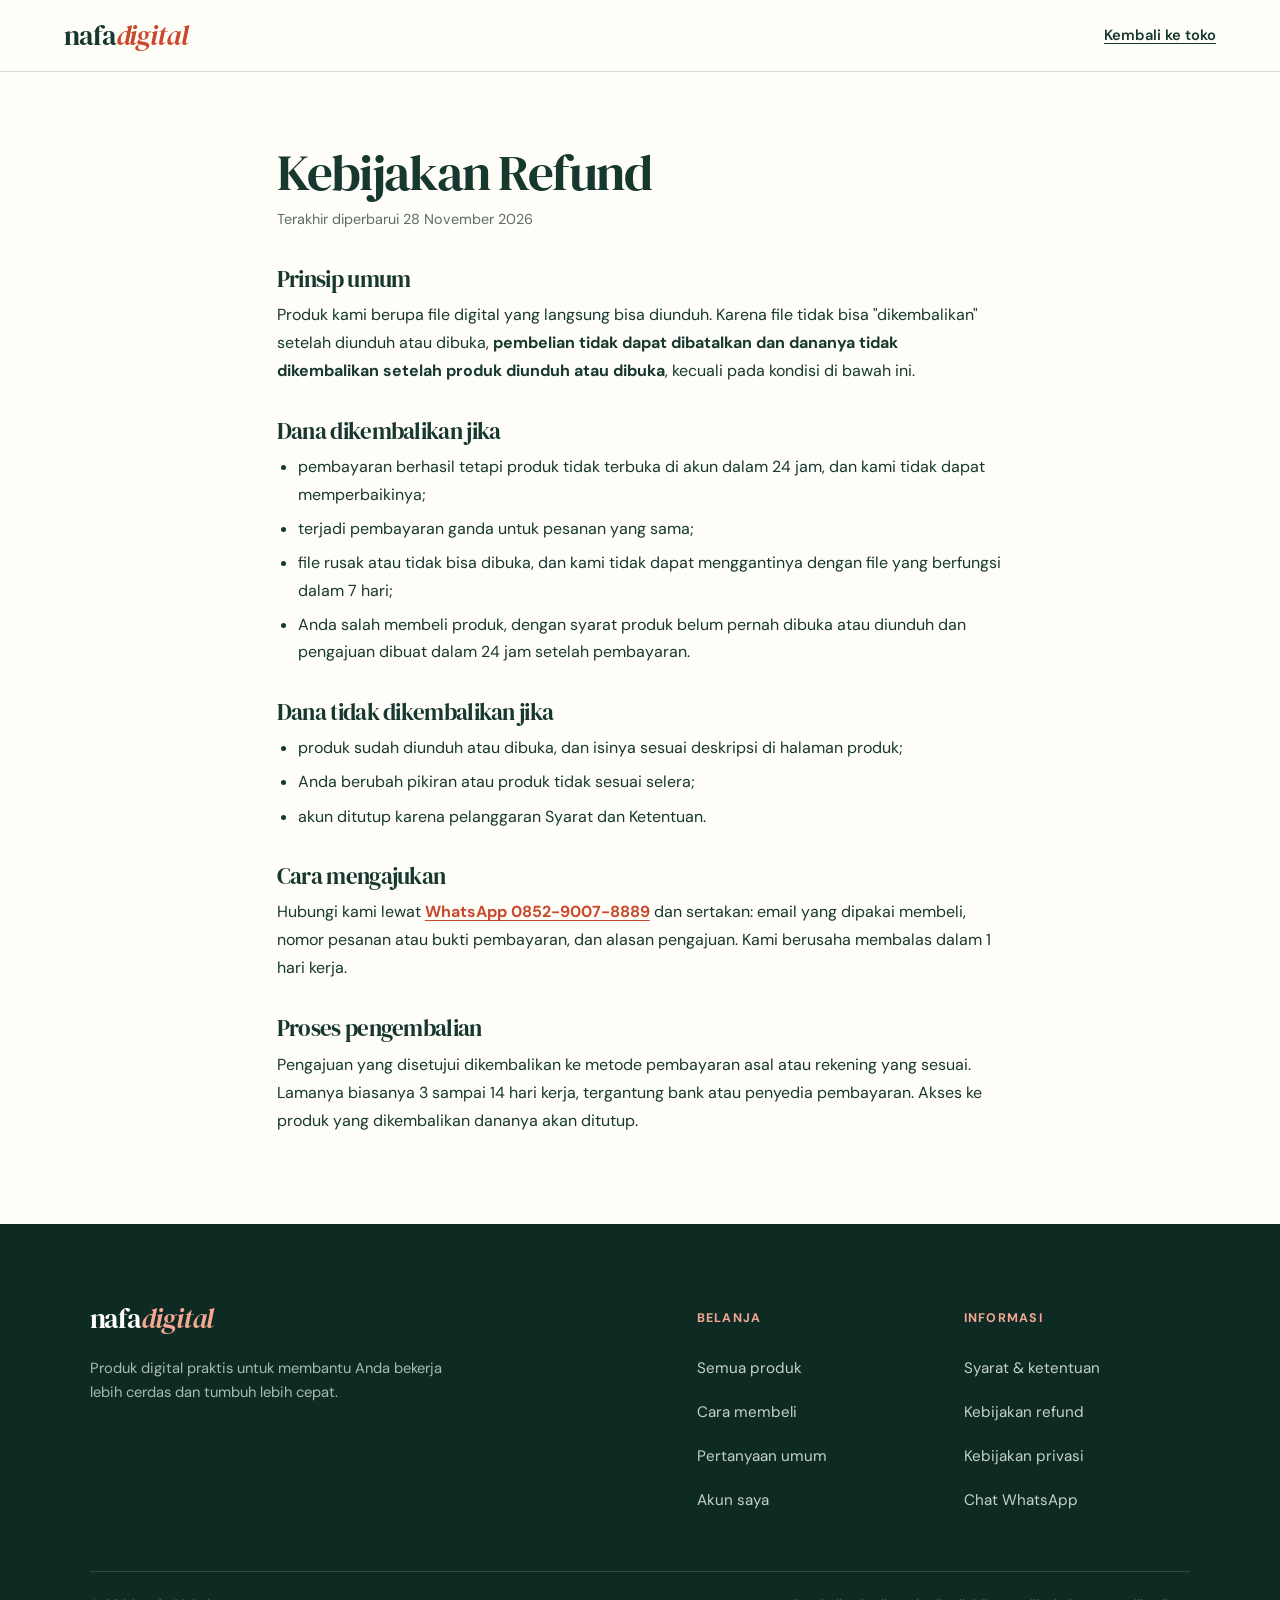
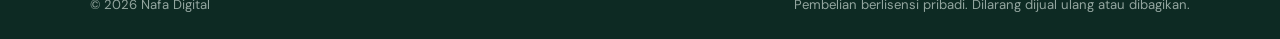
<file: refund.html>
<!doctype html>
<html lang="id">
<head>
<meta charset="utf-8">
<meta name="viewport" content="width=device-width,initial-scale=1">
<title>Kebijakan Refund | Nafa Digital Store</title>
<meta name="description" content="Kapan dan bagaimana dana pembelian bisa dikembalikan.">
<meta name="theme-color" content="#16382f">
<link rel="preconnect" href="https://fonts.googleapis.com">
<link rel="preconnect" href="https://fonts.gstatic.com" crossorigin>
<link href="https://fonts.googleapis.com/css2?family=DM+Sans:wght@400;500;600;700&family=DM+Serif+Display:ital@0;1&display=swap" rel="stylesheet">
<link rel="icon" href="data:,">
<link rel="stylesheet" href="style.css">
</head>
<body>
<a class="skip" href="#main">Lewati ke konten</a>
<header class="top">
  <a class="logo" href="./" aria-label="Nafa Digital, beranda">nafa<span>digital</span></a>
  <a class="legal-back" href="./">Kembali ke toko</a>
</header>
<main id="main" tabindex="-1">
  <article class="account legal">
    <h1>Kebijakan Refund</h1>
    <p class="legal-date">Terakhir diperbarui 28 November 2026</p>
    <h2>Prinsip umum</h2>
<p>Produk kami berupa file digital yang langsung bisa diunduh. Karena file tidak bisa "dikembalikan" setelah diunduh atau dibuka, <b>pembelian tidak dapat dibatalkan dan dananya tidak dikembalikan setelah produk diunduh atau dibuka</b>, kecuali pada kondisi di bawah ini.</p>
<h2>Dana dikembalikan jika</h2>
<ul><li>pembayaran berhasil tetapi produk tidak terbuka di akun dalam 24 jam, dan kami tidak dapat memperbaikinya;</li><li>terjadi pembayaran ganda untuk pesanan yang sama;</li><li>file rusak atau tidak bisa dibuka, dan kami tidak dapat menggantinya dengan file yang berfungsi dalam 7 hari;</li><li>Anda salah membeli produk, dengan syarat produk belum pernah dibuka atau diunduh dan pengajuan dibuat dalam 24 jam setelah pembayaran.</li></ul>
<h2>Dana tidak dikembalikan jika</h2>
<ul><li>produk sudah diunduh atau dibuka, dan isinya sesuai deskripsi di halaman produk;</li><li>Anda berubah pikiran atau produk tidak sesuai selera;</li><li>akun ditutup karena pelanggaran Syarat dan Ketentuan.</li></ul>
<h2>Cara mengajukan</h2>
<p>Hubungi kami lewat <a class="wa" href="https://wa.me/6285290078889?text=Halo%20Nafa%20Digital%2C%20saya%20butuh%20bantuan" target="_blank" rel="noopener">WhatsApp 0852-9007-8889</a> dan sertakan: email yang dipakai membeli, nomor pesanan atau bukti pembayaran, dan alasan pengajuan. Kami berusaha membalas dalam 1 hari kerja.</p>
<h2>Proses pengembalian</h2>
<p>Pengajuan yang disetujui dikembalikan ke metode pembayaran asal atau rekening yang sesuai. Lamanya biasanya 3 sampai 14 hari kerja, tergantung bank atau penyedia pembayaran. Akses ke produk yang dikembalikan dananya akan ditutup.</p>
  </article>
</main>
<footer class="foot">
  <div class="foot-top">
    <div><a class="logo logo-light" href="./">nafa<span>digital</span></a><p>Produk digital praktis untuk membantu Anda bekerja lebih cerdas dan tumbuh lebih cepat.</p></div>
    <div class="foot-links">
      <div><b>Belanja</b><a href="./#produk">Semua produk</a><a href="./#cara-beli">Cara membeli</a><a href="./#faq">Pertanyaan umum</a><a href="./#/akun">Akun saya</a></div>
      <div><b>Informasi</b><a href="syarat">Syarat &amp; ketentuan</a><a href="refund">Kebijakan refund</a><a href="privasi">Kebijakan privasi</a><a href="https://wa.me/6285290078889?text=Halo%20Nafa%20Digital%2C%20saya%20butuh%20bantuan" target="_blank" rel="noopener">Chat WhatsApp</a></div>
    </div>
  </div>
  <div class="foot-bottom"><span>© 2026 Nafa Digital</span><span>Pembelian berlisensi pribadi. Dilarang dijual ulang atau dibagikan.</span></div>
</footer>
</body>
</html>
</file>
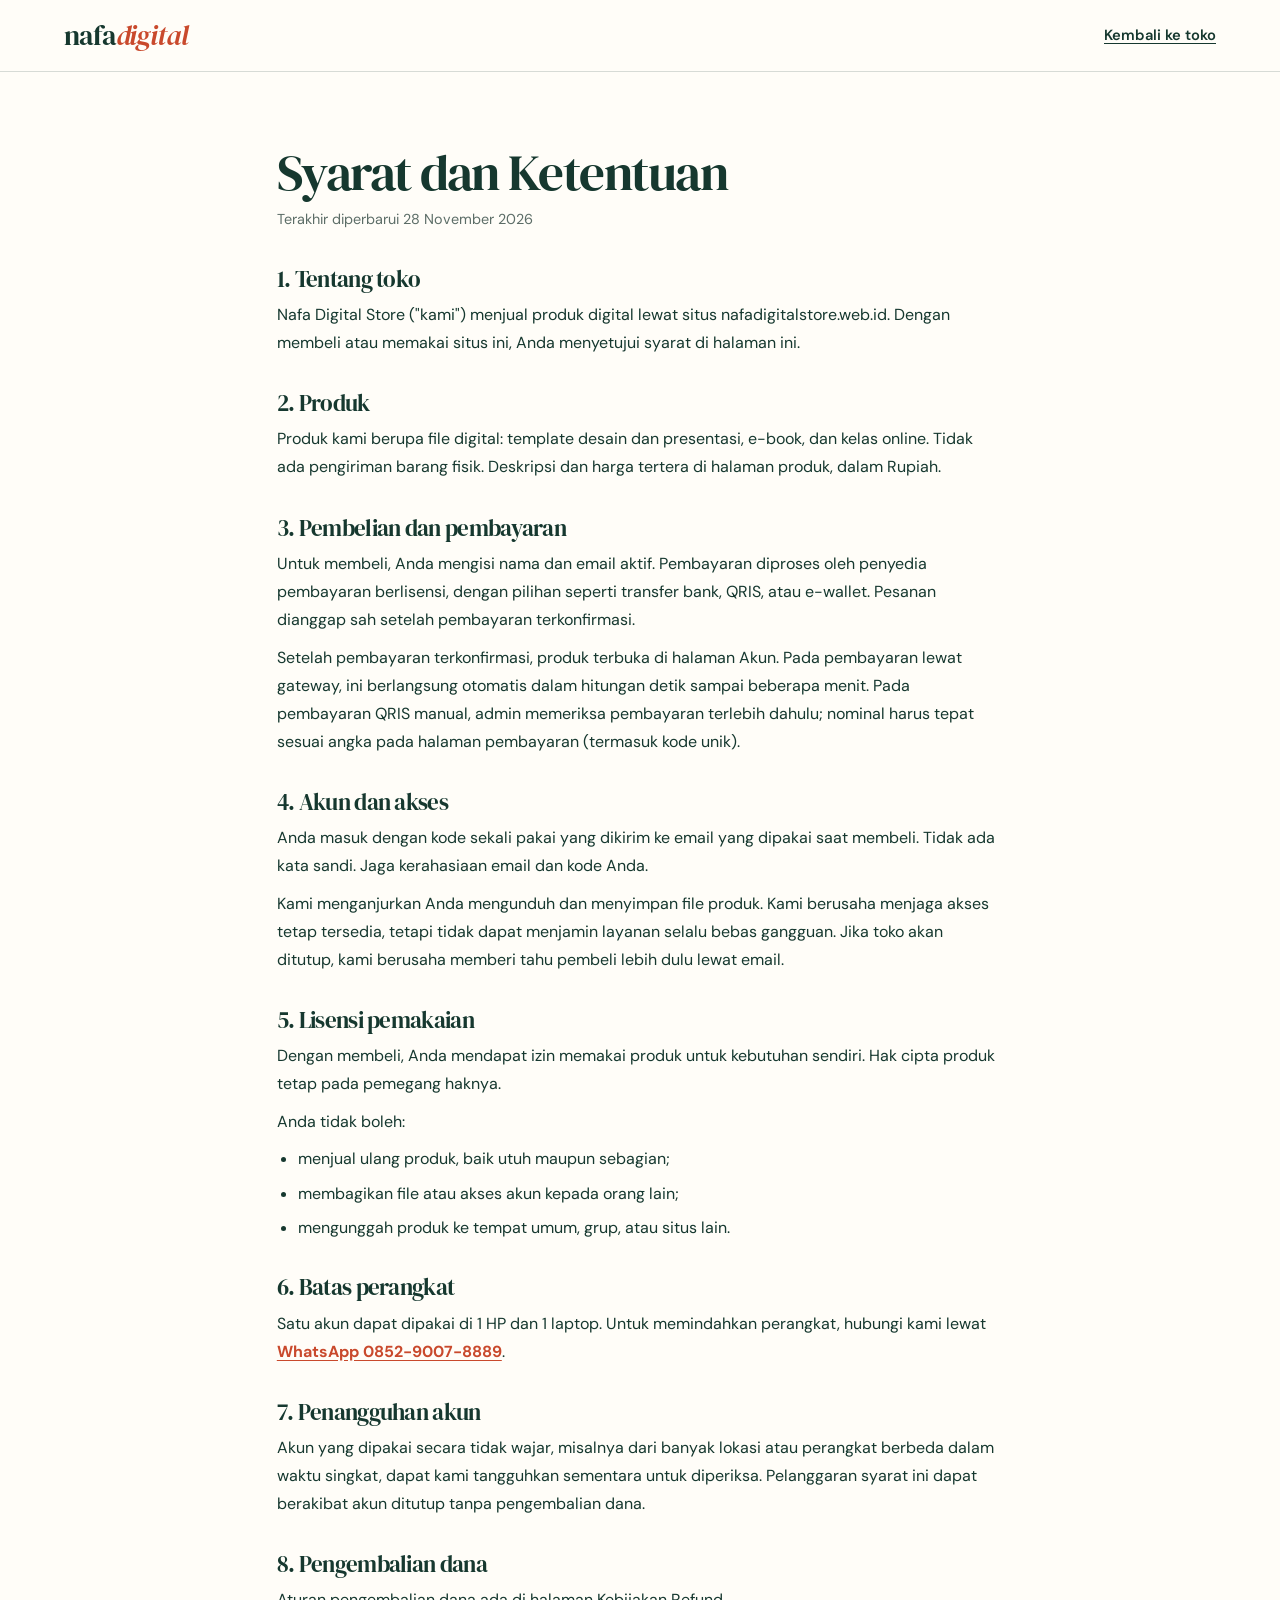
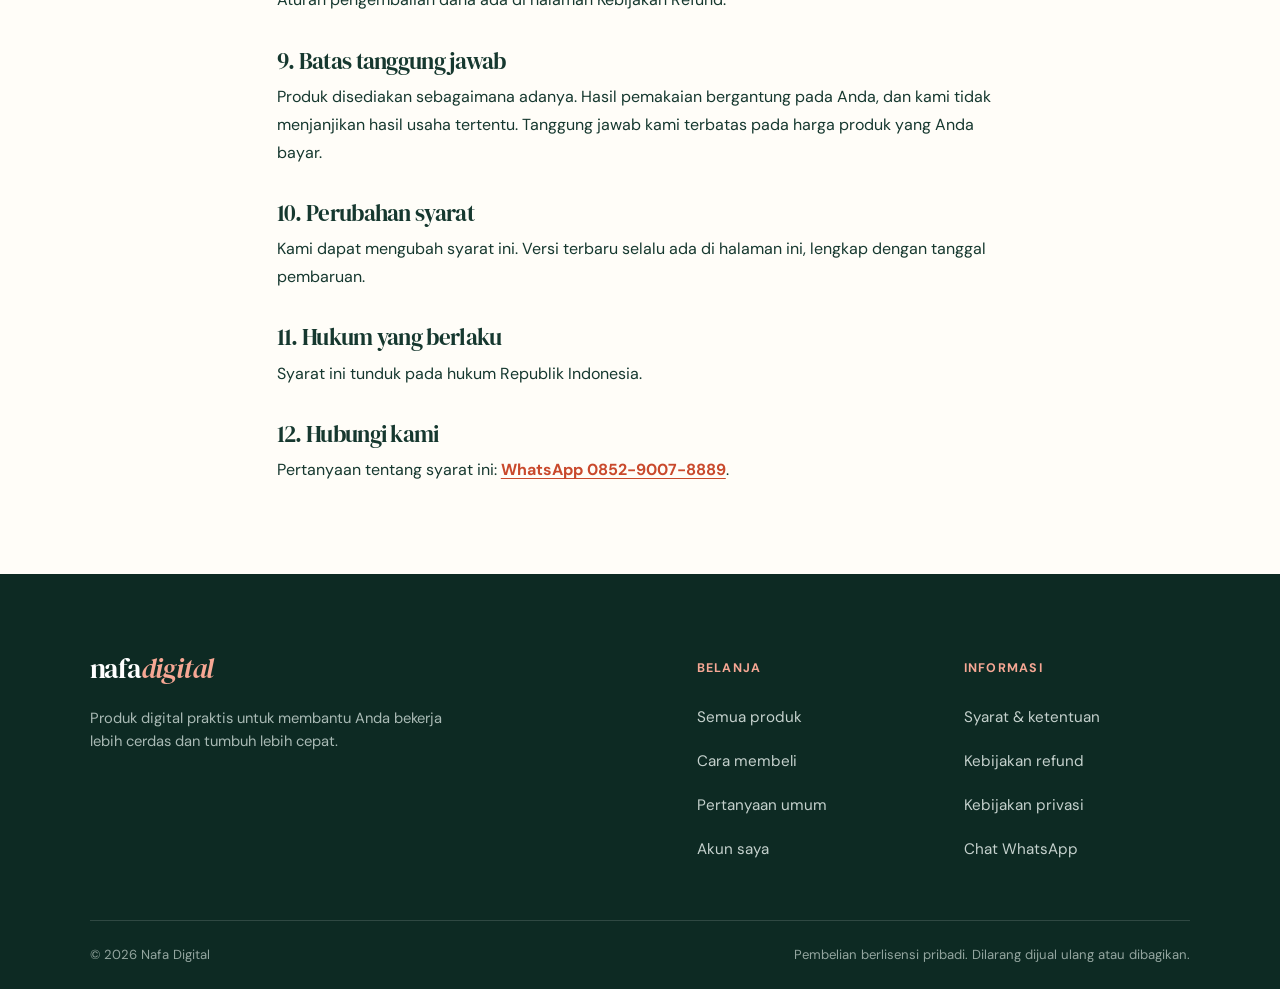
<file: syarat.html>
<!doctype html>
<html lang="id">
<head>
<meta charset="utf-8">
<meta name="viewport" content="width=device-width,initial-scale=1">
<title>Syarat dan Ketentuan | Nafa Digital Store</title>
<meta name="description" content="Aturan membeli dan memakai produk di Nafa Digital Store.">
<meta name="theme-color" content="#16382f">
<link rel="preconnect" href="https://fonts.googleapis.com">
<link rel="preconnect" href="https://fonts.gstatic.com" crossorigin>
<link href="https://fonts.googleapis.com/css2?family=DM+Sans:wght@400;500;600;700&family=DM+Serif+Display:ital@0;1&display=swap" rel="stylesheet">
<link rel="icon" href="data:,">
<link rel="stylesheet" href="style.css">
</head>
<body>
<a class="skip" href="#main">Lewati ke konten</a>
<header class="top">
  <a class="logo" href="./" aria-label="Nafa Digital, beranda">nafa<span>digital</span></a>
  <a class="legal-back" href="./">Kembali ke toko</a>
</header>
<main id="main" tabindex="-1">
  <article class="account legal">
    <h1>Syarat dan Ketentuan</h1>
    <p class="legal-date">Terakhir diperbarui 28 November 2026</p>
    <h2>1. Tentang toko</h2>
<p>Nafa Digital Store ("kami") menjual produk digital lewat situs nafadigitalstore.web.id. Dengan membeli atau memakai situs ini, Anda menyetujui syarat di halaman ini.</p>
<h2>2. Produk</h2>
<p>Produk kami berupa file digital: template desain dan presentasi, e-book, dan kelas online. Tidak ada pengiriman barang fisik. Deskripsi dan harga tertera di halaman produk, dalam Rupiah.</p>
<h2>3. Pembelian dan pembayaran</h2>
<p>Untuk membeli, Anda mengisi nama dan email aktif. Pembayaran diproses oleh penyedia pembayaran berlisensi, dengan pilihan seperti transfer bank, QRIS, atau e-wallet. Pesanan dianggap sah setelah pembayaran terkonfirmasi.</p>
<p>Setelah pembayaran terkonfirmasi, produk terbuka di halaman Akun. Pada pembayaran lewat gateway, ini berlangsung otomatis dalam hitungan detik sampai beberapa menit. Pada pembayaran QRIS manual, admin memeriksa pembayaran terlebih dahulu; nominal harus tepat sesuai angka pada halaman pembayaran (termasuk kode unik).</p>
<h2>4. Akun dan akses</h2>
<p>Anda masuk dengan kode sekali pakai yang dikirim ke email yang dipakai saat membeli. Tidak ada kata sandi. Jaga kerahasiaan email dan kode Anda.</p>
<p>Kami menganjurkan Anda mengunduh dan menyimpan file produk. Kami berusaha menjaga akses tetap tersedia, tetapi tidak dapat menjamin layanan selalu bebas gangguan. Jika toko akan ditutup, kami berusaha memberi tahu pembeli lebih dulu lewat email.</p>
<h2>5. Lisensi pemakaian</h2>
<p>Dengan membeli, Anda mendapat izin memakai produk untuk kebutuhan sendiri. Hak cipta produk tetap pada pemegang haknya.</p>
<p>Anda tidak boleh:</p>
<ul><li>menjual ulang produk, baik utuh maupun sebagian;</li><li>membagikan file atau akses akun kepada orang lain;</li><li>mengunggah produk ke tempat umum, grup, atau situs lain.</li></ul>
<h2>6. Batas perangkat</h2>
<p>Satu akun dapat dipakai di 1 HP dan 1 laptop. Untuk memindahkan perangkat, hubungi kami lewat <a class="wa" href="https://wa.me/6285290078889?text=Halo%20Nafa%20Digital%2C%20saya%20butuh%20bantuan" target="_blank" rel="noopener">WhatsApp 0852-9007-8889</a>.</p>
<h2>7. Penangguhan akun</h2>
<p>Akun yang dipakai secara tidak wajar, misalnya dari banyak lokasi atau perangkat berbeda dalam waktu singkat, dapat kami tangguhkan sementara untuk diperiksa. Pelanggaran syarat ini dapat berakibat akun ditutup tanpa pengembalian dana.</p>
<h2>8. Pengembalian dana</h2>
<p>Aturan pengembalian dana ada di halaman <a href="refund">Kebijakan Refund</a>.</p>
<h2>9. Batas tanggung jawab</h2>
<p>Produk disediakan sebagaimana adanya. Hasil pemakaian bergantung pada Anda, dan kami tidak menjanjikan hasil usaha tertentu. Tanggung jawab kami terbatas pada harga produk yang Anda bayar.</p>
<h2>10. Perubahan syarat</h2>
<p>Kami dapat mengubah syarat ini. Versi terbaru selalu ada di halaman ini, lengkap dengan tanggal pembaruan.</p>
<h2>11. Hukum yang berlaku</h2>
<p>Syarat ini tunduk pada hukum Republik Indonesia.</p>
<h2>12. Hubungi kami</h2>
<p>Pertanyaan tentang syarat ini: <a class="wa" href="https://wa.me/6285290078889?text=Halo%20Nafa%20Digital%2C%20saya%20butuh%20bantuan" target="_blank" rel="noopener">WhatsApp 0852-9007-8889</a>.</p>
  </article>
</main>
<footer class="foot">
  <div class="foot-top">
    <div><a class="logo logo-light" href="./">nafa<span>digital</span></a><p>Produk digital praktis untuk membantu Anda bekerja lebih cerdas dan tumbuh lebih cepat.</p></div>
    <div class="foot-links">
      <div><b>Belanja</b><a href="./#produk">Semua produk</a><a href="./#cara-beli">Cara membeli</a><a href="./#faq">Pertanyaan umum</a><a href="./#/akun">Akun saya</a></div>
      <div><b>Informasi</b><a href="syarat">Syarat &amp; ketentuan</a><a href="refund">Kebijakan refund</a><a href="privasi">Kebijakan privasi</a><a href="https://wa.me/6285290078889?text=Halo%20Nafa%20Digital%2C%20saya%20butuh%20bantuan" target="_blank" rel="noopener">Chat WhatsApp</a></div>
    </div>
  </div>
  <div class="foot-bottom"><span>© 2026 Nafa Digital</span><span>Pembelian berlisensi pribadi. Dilarang dijual ulang atau dibagikan.</span></div>
</footer>
</body>
</html>
</file>
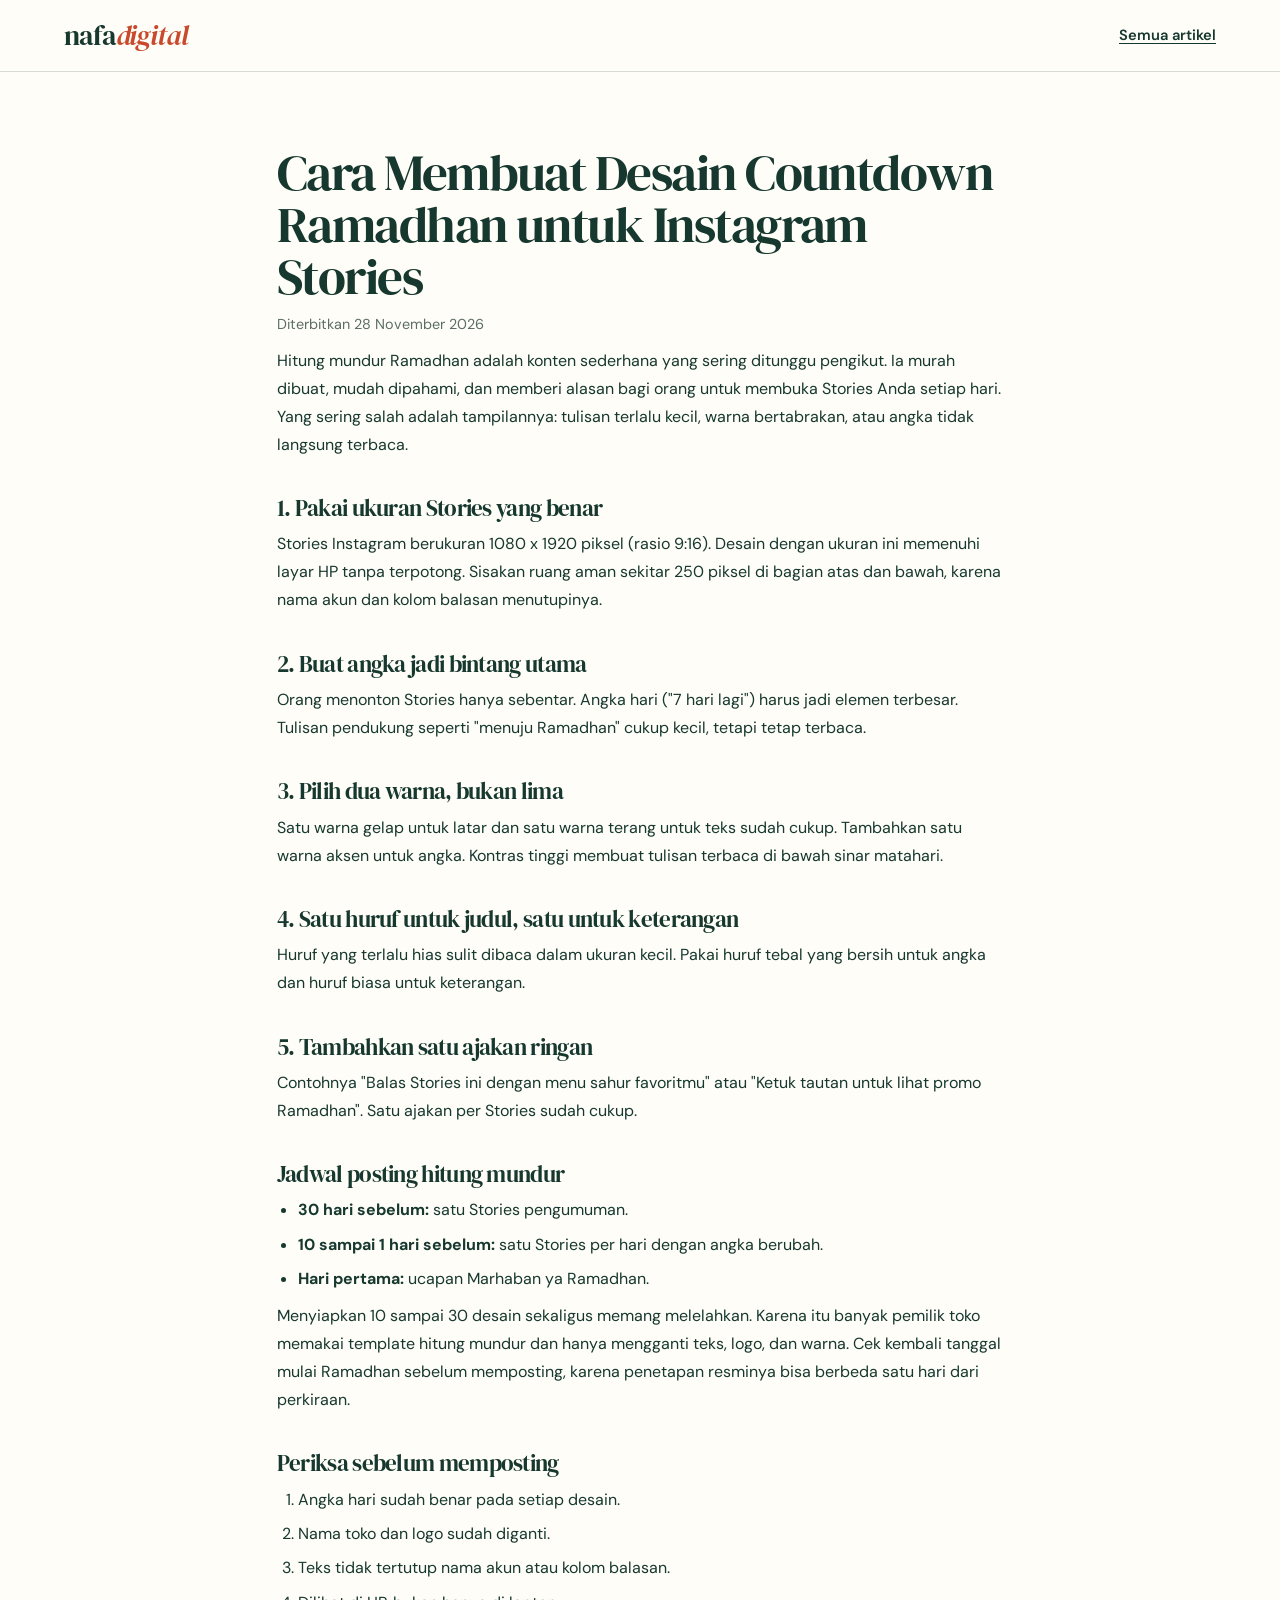
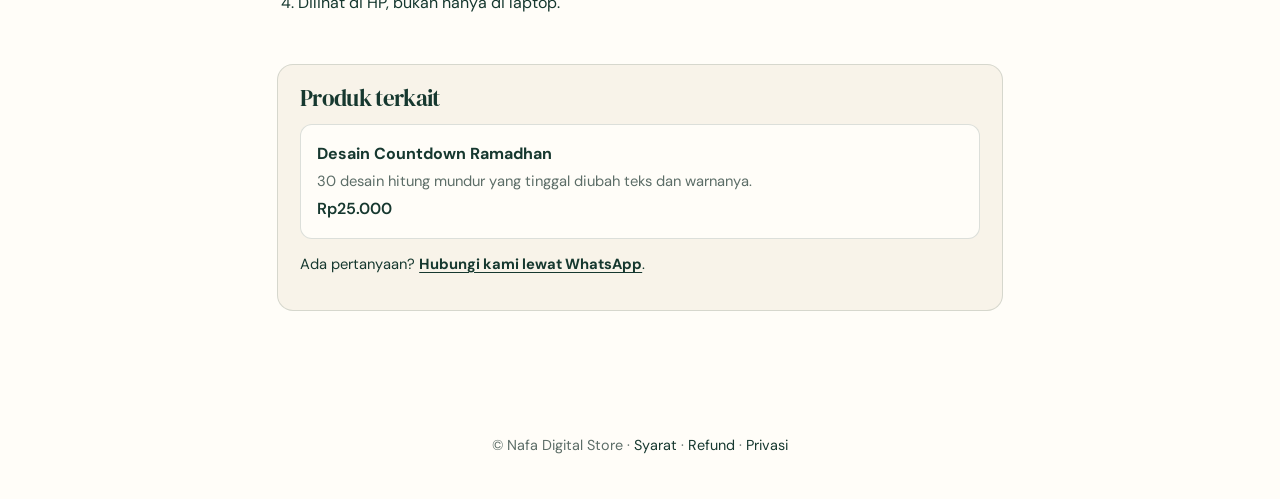
<file: artikel/cara-membuat-desain-countdown-ramadhan.html>
<!doctype html>
<html lang="id">
<head>
<meta charset="utf-8">
<meta name="viewport" content="width=device-width,initial-scale=1">
<title>Cara Membuat Desain Countdown Ramadhan untuk Instagram Stories | Nafa Digital Store</title>
<meta name="description" content="Langkah membuat hitung mundur Ramadhan yang jelas dibaca di HP: ukuran, huruf, warna, dan jadwal posting untuk Stories.">
<link rel="canonical" href="https://nafadigitalstore.web.id/artikel/cara-membuat-desain-countdown-ramadhan">
<meta name="theme-color" content="#16382f">
<meta property="og:type" content="article">
<meta property="og:title" content="Cara Membuat Desain Countdown Ramadhan untuk Instagram Stories">
<meta property="og:description" content="Langkah membuat hitung mundur Ramadhan yang jelas dibaca di HP: ukuran, huruf, warna, dan jadwal posting untuk Stories.">
<meta property="og:url" content="https://nafadigitalstore.web.id/artikel/cara-membuat-desain-countdown-ramadhan">
<meta property="og:locale" content="id_ID">
<link rel="preconnect" href="https://fonts.googleapis.com">
<link rel="preconnect" href="https://fonts.gstatic.com" crossorigin>
<link href="https://fonts.googleapis.com/css2?family=DM+Sans:wght@400;500;600;700&family=DM+Serif+Display:ital@0;1&display=swap" rel="stylesheet">
<link rel="icon" href="data:,">
<link rel="stylesheet" href="/style.css">
<link rel="stylesheet" href="/artikel.css">
<script type="application/ld+json">{"@context": "https://schema.org", "@type": "Article", "headline": "Cara Membuat Desain Countdown Ramadhan untuk Instagram Stories", "description": "Langkah membuat hitung mundur Ramadhan yang jelas dibaca di HP: ukuran, huruf, warna, dan jadwal posting untuk Stories.", "datePublished": "2026-11-28", "dateModified": "2026-11-28", "inLanguage": "id", "mainEntityOfPage": "https://nafadigitalstore.web.id/artikel/cara-membuat-desain-countdown-ramadhan", "author": {"@type": "Organization", "name": "Nafa Digital Store"}, "publisher": {"@type": "Organization", "name": "Nafa Digital Store", "url": "https://nafadigitalstore.web.id"}}</script>
</head>
<body>
<a class="skip" href="#main">Lewati ke konten</a>
<header class="top">
  <a class="logo" href="/" aria-label="Nafa Digital, beranda">nafa<span>digital</span></a>
  <a class="legal-back" href="/artikel/">Semua artikel</a>
</header>
<main id="main" tabindex="-1">
  <article class="account legal artikel">
    <h1>Cara Membuat Desain Countdown Ramadhan untuk Instagram Stories</h1>
    <p class="legal-date">Diterbitkan 28 November 2026</p>
    
<p>Hitung mundur Ramadhan adalah konten sederhana yang sering ditunggu pengikut. Ia murah dibuat, mudah dipahami, dan memberi alasan bagi orang untuk membuka Stories Anda setiap hari. Yang sering salah adalah tampilannya: tulisan terlalu kecil, warna bertabrakan, atau angka tidak langsung terbaca.</p>

<h2>1. Pakai ukuran Stories yang benar</h2>
<p>Stories Instagram berukuran 1080 x 1920 piksel (rasio 9:16). Desain dengan ukuran ini memenuhi layar HP tanpa terpotong. Sisakan ruang aman sekitar 250 piksel di bagian atas dan bawah, karena nama akun dan kolom balasan menutupinya.</p>

<h2>2. Buat angka jadi bintang utama</h2>
<p>Orang menonton Stories hanya sebentar. Angka hari ("7 hari lagi") harus jadi elemen terbesar. Tulisan pendukung seperti "menuju Ramadhan" cukup kecil, tetapi tetap terbaca.</p>

<h2>3. Pilih dua warna, bukan lima</h2>
<p>Satu warna gelap untuk latar dan satu warna terang untuk teks sudah cukup. Tambahkan satu warna aksen untuk angka. Kontras tinggi membuat tulisan terbaca di bawah sinar matahari.</p>

<h2>4. Satu huruf untuk judul, satu untuk keterangan</h2>
<p>Huruf yang terlalu hias sulit dibaca dalam ukuran kecil. Pakai huruf tebal yang bersih untuk angka dan huruf biasa untuk keterangan.</p>

<h2>5. Tambahkan satu ajakan ringan</h2>
<p>Contohnya "Balas Stories ini dengan menu sahur favoritmu" atau "Ketuk tautan untuk lihat promo Ramadhan". Satu ajakan per Stories sudah cukup.</p>

<h2>Jadwal posting hitung mundur</h2>
<ul>
<li><strong>30 hari sebelum:</strong> satu Stories pengumuman.</li>
<li><strong>10 sampai 1 hari sebelum:</strong> satu Stories per hari dengan angka berubah.</li>
<li><strong>Hari pertama:</strong> ucapan Marhaban ya Ramadhan.</li>
</ul>
<p>Menyiapkan 10 sampai 30 desain sekaligus memang melelahkan. Karena itu banyak pemilik toko memakai template hitung mundur dan hanya mengganti teks, logo, dan warna. Cek kembali tanggal mulai Ramadhan sebelum memposting, karena penetapan resminya bisa berbeda satu hari dari perkiraan.</p>

<h2>Periksa sebelum memposting</h2>
<ol>
<li>Angka hari sudah benar pada setiap desain.</li>
<li>Nama toko dan logo sudah diganti.</li>
<li>Teks tidak tertutup nama akun atau kolom balasan.</li>
<li>Dilihat di HP, bukan hanya di laptop.</li>
</ol>

    <aside class="a-cta" aria-label="Produk terkait">
      <h2>Produk terkait</h2>
      <div class="a-prods"><a class="a-prod" href="/#produk"><span class="a-prod-name">Desain Countdown Ramadhan</span><span class="a-prod-desc">30 desain hitung mundur yang tinggal diubah teks dan warnanya.</span><span class="a-prod-price">Rp25.000</span></a></div>
      <p class="a-note">Ada pertanyaan? <a class="wa" href="https://wa.me/6285290078889?text=Halo%20Nafa%20Digital%2C%20saya%20butuh%20bantuan" target="_blank" rel="noopener">Hubungi kami lewat WhatsApp</a>.</p>
    </aside>
  </article>
</main>
<footer class="foot-bar"><p>© Nafa Digital Store · <a href="/syarat">Syarat</a> · <a href="/refund">Refund</a> · <a href="/privasi">Privasi</a></p></footer>
</body>
</html>
</file>
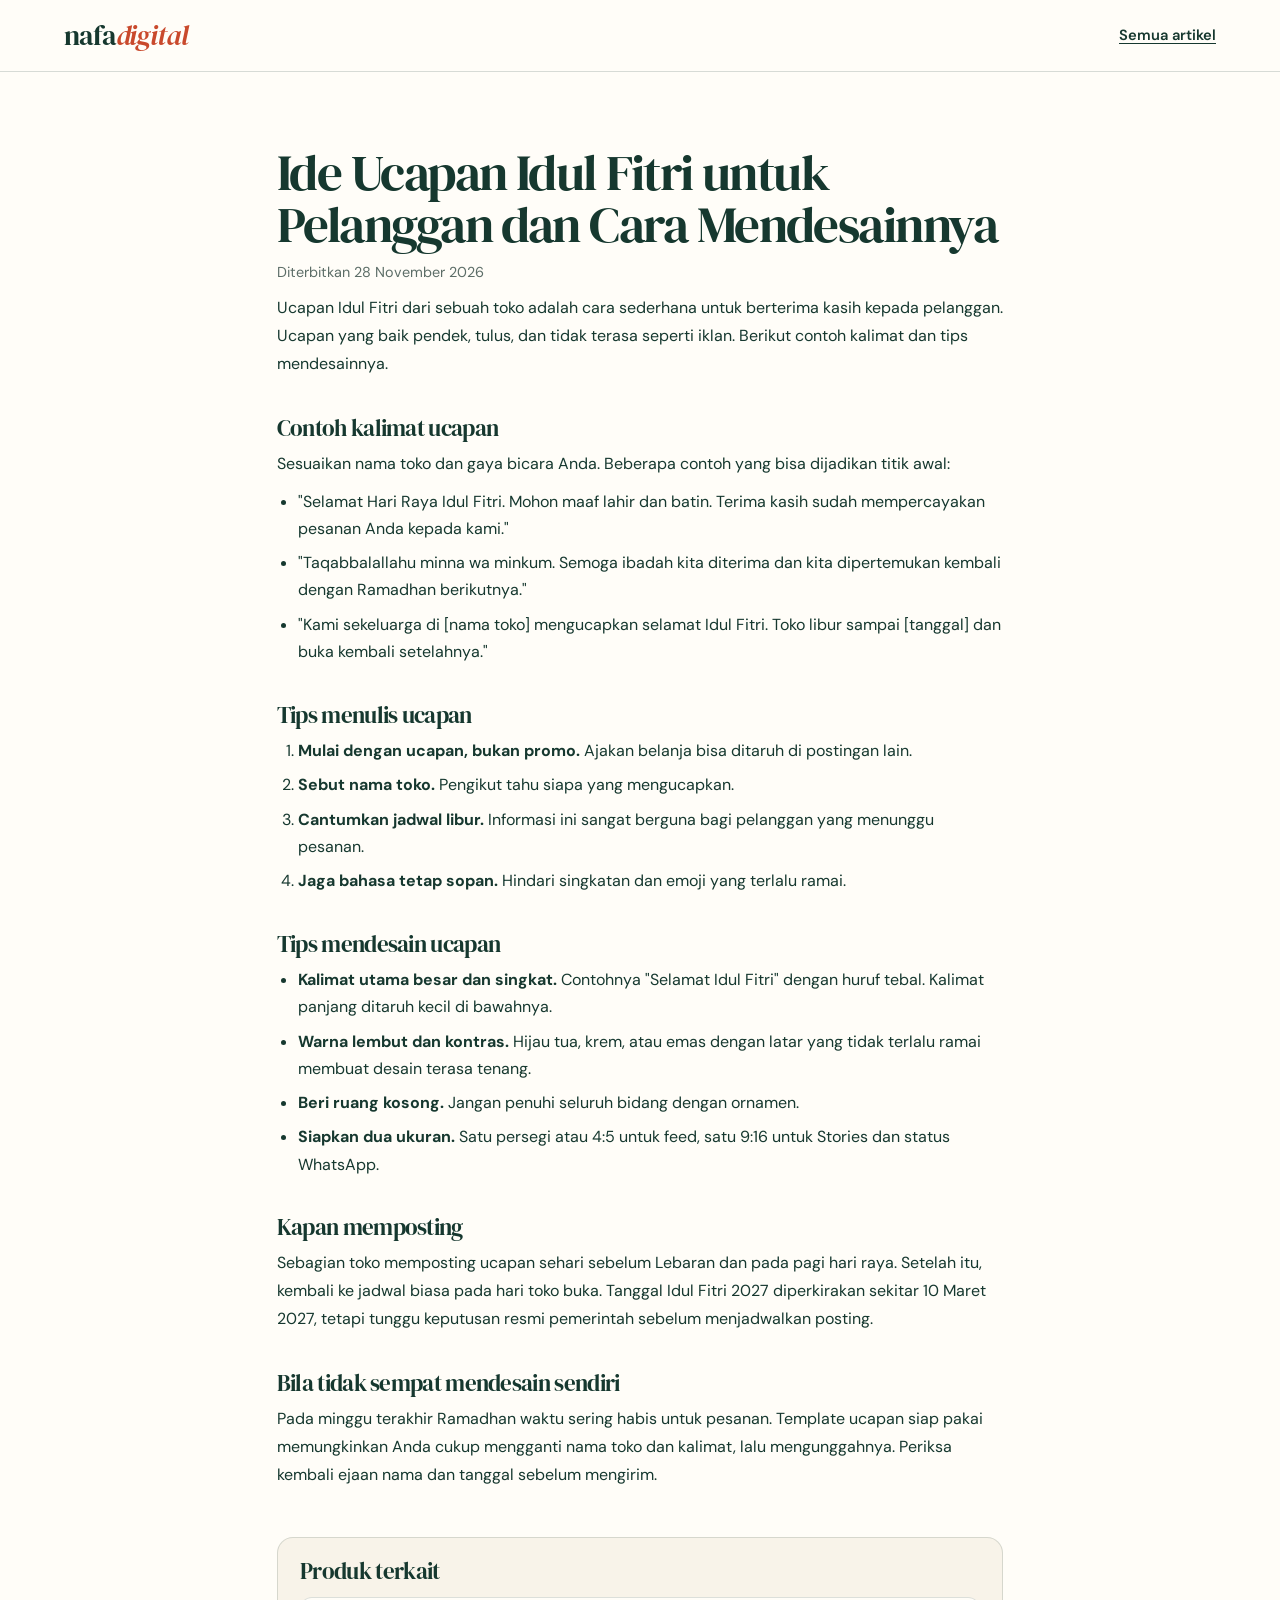
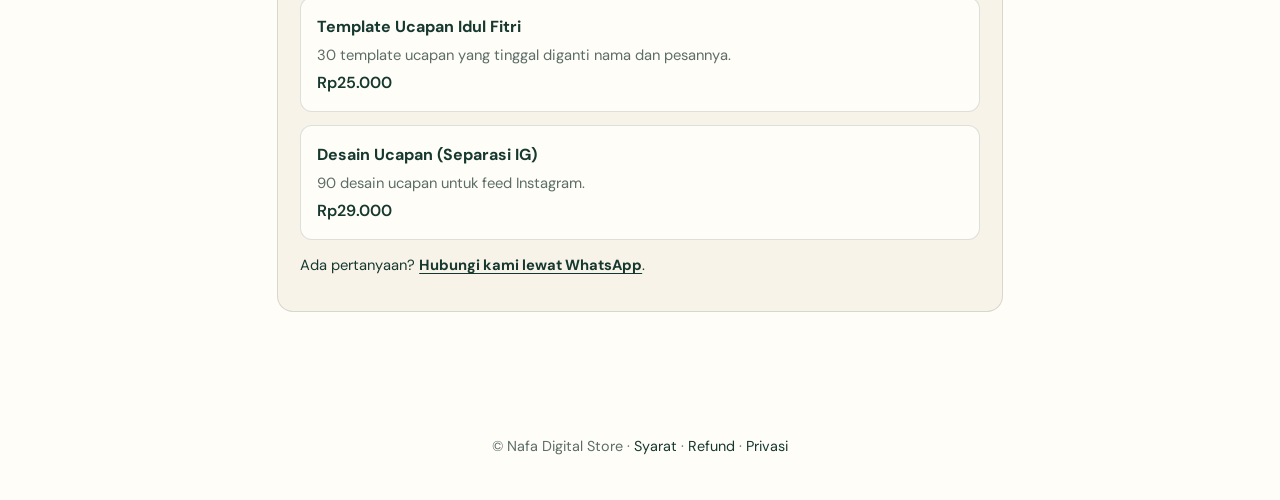
<file: artikel/ide-ucapan-idul-fitri-untuk-pelanggan.html>
<!doctype html>
<html lang="id">
<head>
<meta charset="utf-8">
<meta name="viewport" content="width=device-width,initial-scale=1">
<title>Ide Ucapan Idul Fitri untuk Pelanggan dan Cara Mendesainnya | Nafa Digital Store</title>
<meta name="description" content="Contoh kalimat ucapan Idul Fitri yang sopan dan hangat untuk pelanggan, plus tips desain agar terlihat rapi di Instagram dan WhatsApp.">
<link rel="canonical" href="https://nafadigitalstore.web.id/artikel/ide-ucapan-idul-fitri-untuk-pelanggan">
<meta name="theme-color" content="#16382f">
<meta property="og:type" content="article">
<meta property="og:title" content="Ide Ucapan Idul Fitri untuk Pelanggan dan Cara Mendesainnya">
<meta property="og:description" content="Contoh kalimat ucapan Idul Fitri yang sopan dan hangat untuk pelanggan, plus tips desain agar terlihat rapi di Instagram dan WhatsApp.">
<meta property="og:url" content="https://nafadigitalstore.web.id/artikel/ide-ucapan-idul-fitri-untuk-pelanggan">
<meta property="og:locale" content="id_ID">
<link rel="preconnect" href="https://fonts.googleapis.com">
<link rel="preconnect" href="https://fonts.gstatic.com" crossorigin>
<link href="https://fonts.googleapis.com/css2?family=DM+Sans:wght@400;500;600;700&family=DM+Serif+Display:ital@0;1&display=swap" rel="stylesheet">
<link rel="icon" href="data:,">
<link rel="stylesheet" href="/style.css">
<link rel="stylesheet" href="/artikel.css">
<script type="application/ld+json">{"@context": "https://schema.org", "@type": "Article", "headline": "Ide Ucapan Idul Fitri untuk Pelanggan dan Cara Mendesainnya", "description": "Contoh kalimat ucapan Idul Fitri yang sopan dan hangat untuk pelanggan, plus tips desain agar terlihat rapi di Instagram dan WhatsApp.", "datePublished": "2026-11-28", "dateModified": "2026-11-28", "inLanguage": "id", "mainEntityOfPage": "https://nafadigitalstore.web.id/artikel/ide-ucapan-idul-fitri-untuk-pelanggan", "author": {"@type": "Organization", "name": "Nafa Digital Store"}, "publisher": {"@type": "Organization", "name": "Nafa Digital Store", "url": "https://nafadigitalstore.web.id"}}</script>
</head>
<body>
<a class="skip" href="#main">Lewati ke konten</a>
<header class="top">
  <a class="logo" href="/" aria-label="Nafa Digital, beranda">nafa<span>digital</span></a>
  <a class="legal-back" href="/artikel/">Semua artikel</a>
</header>
<main id="main" tabindex="-1">
  <article class="account legal artikel">
    <h1>Ide Ucapan Idul Fitri untuk Pelanggan dan Cara Mendesainnya</h1>
    <p class="legal-date">Diterbitkan 28 November 2026</p>
    
<p>Ucapan Idul Fitri dari sebuah toko adalah cara sederhana untuk berterima kasih kepada pelanggan. Ucapan yang baik pendek, tulus, dan tidak terasa seperti iklan. Berikut contoh kalimat dan tips mendesainnya.</p>

<h2>Contoh kalimat ucapan</h2>
<p>Sesuaikan nama toko dan gaya bicara Anda. Beberapa contoh yang bisa dijadikan titik awal:</p>
<ul>
<li>"Selamat Hari Raya Idul Fitri. Mohon maaf lahir dan batin. Terima kasih sudah mempercayakan pesanan Anda kepada kami."</li>
<li>"Taqabbalallahu minna wa minkum. Semoga ibadah kita diterima dan kita dipertemukan kembali dengan Ramadhan berikutnya."</li>
<li>"Kami sekeluarga di [nama toko] mengucapkan selamat Idul Fitri. Toko libur sampai [tanggal] dan buka kembali setelahnya."</li>
</ul>

<h2>Tips menulis ucapan</h2>
<ol>
<li><strong>Mulai dengan ucapan, bukan promo.</strong> Ajakan belanja bisa ditaruh di postingan lain.</li>
<li><strong>Sebut nama toko.</strong> Pengikut tahu siapa yang mengucapkan.</li>
<li><strong>Cantumkan jadwal libur.</strong> Informasi ini sangat berguna bagi pelanggan yang menunggu pesanan.</li>
<li><strong>Jaga bahasa tetap sopan.</strong> Hindari singkatan dan emoji yang terlalu ramai.</li>
</ol>

<h2>Tips mendesain ucapan</h2>
<ul>
<li><strong>Kalimat utama besar dan singkat.</strong> Contohnya "Selamat Idul Fitri" dengan huruf tebal. Kalimat panjang ditaruh kecil di bawahnya.</li>
<li><strong>Warna lembut dan kontras.</strong> Hijau tua, krem, atau emas dengan latar yang tidak terlalu ramai membuat desain terasa tenang.</li>
<li><strong>Beri ruang kosong.</strong> Jangan penuhi seluruh bidang dengan ornamen.</li>
<li><strong>Siapkan dua ukuran.</strong> Satu persegi atau 4:5 untuk feed, satu 9:16 untuk Stories dan status WhatsApp.</li>
</ul>

<h2>Kapan memposting</h2>
<p>Sebagian toko memposting ucapan sehari sebelum Lebaran dan pada pagi hari raya. Setelah itu, kembali ke jadwal biasa pada hari toko buka. Tanggal Idul Fitri 2027 diperkirakan sekitar 10 Maret 2027, tetapi tunggu keputusan resmi pemerintah sebelum menjadwalkan posting.</p>

<h2>Bila tidak sempat mendesain sendiri</h2>
<p>Pada minggu terakhir Ramadhan waktu sering habis untuk pesanan. Template ucapan siap pakai memungkinkan Anda cukup mengganti nama toko dan kalimat, lalu mengunggahnya. Periksa kembali ejaan nama dan tanggal sebelum mengirim.</p>

    <aside class="a-cta" aria-label="Produk terkait">
      <h2>Produk terkait</h2>
      <div class="a-prods"><a class="a-prod" href="/#produk"><span class="a-prod-name">Template Ucapan Idul Fitri</span><span class="a-prod-desc">30 template ucapan yang tinggal diganti nama dan pesannya.</span><span class="a-prod-price">Rp25.000</span></a><a class="a-prod" href="/#produk"><span class="a-prod-name">Desain Ucapan (Separasi IG)</span><span class="a-prod-desc">90 desain ucapan untuk feed Instagram.</span><span class="a-prod-price">Rp29.000</span></a></div>
      <p class="a-note">Ada pertanyaan? <a class="wa" href="https://wa.me/6285290078889?text=Halo%20Nafa%20Digital%2C%20saya%20butuh%20bantuan" target="_blank" rel="noopener">Hubungi kami lewat WhatsApp</a>.</p>
    </aside>
  </article>
</main>
<footer class="foot-bar"><p>© Nafa Digital Store · <a href="/syarat">Syarat</a> · <a href="/refund">Refund</a> · <a href="/privasi">Privasi</a></p></footer>
</body>
</html>
</file>
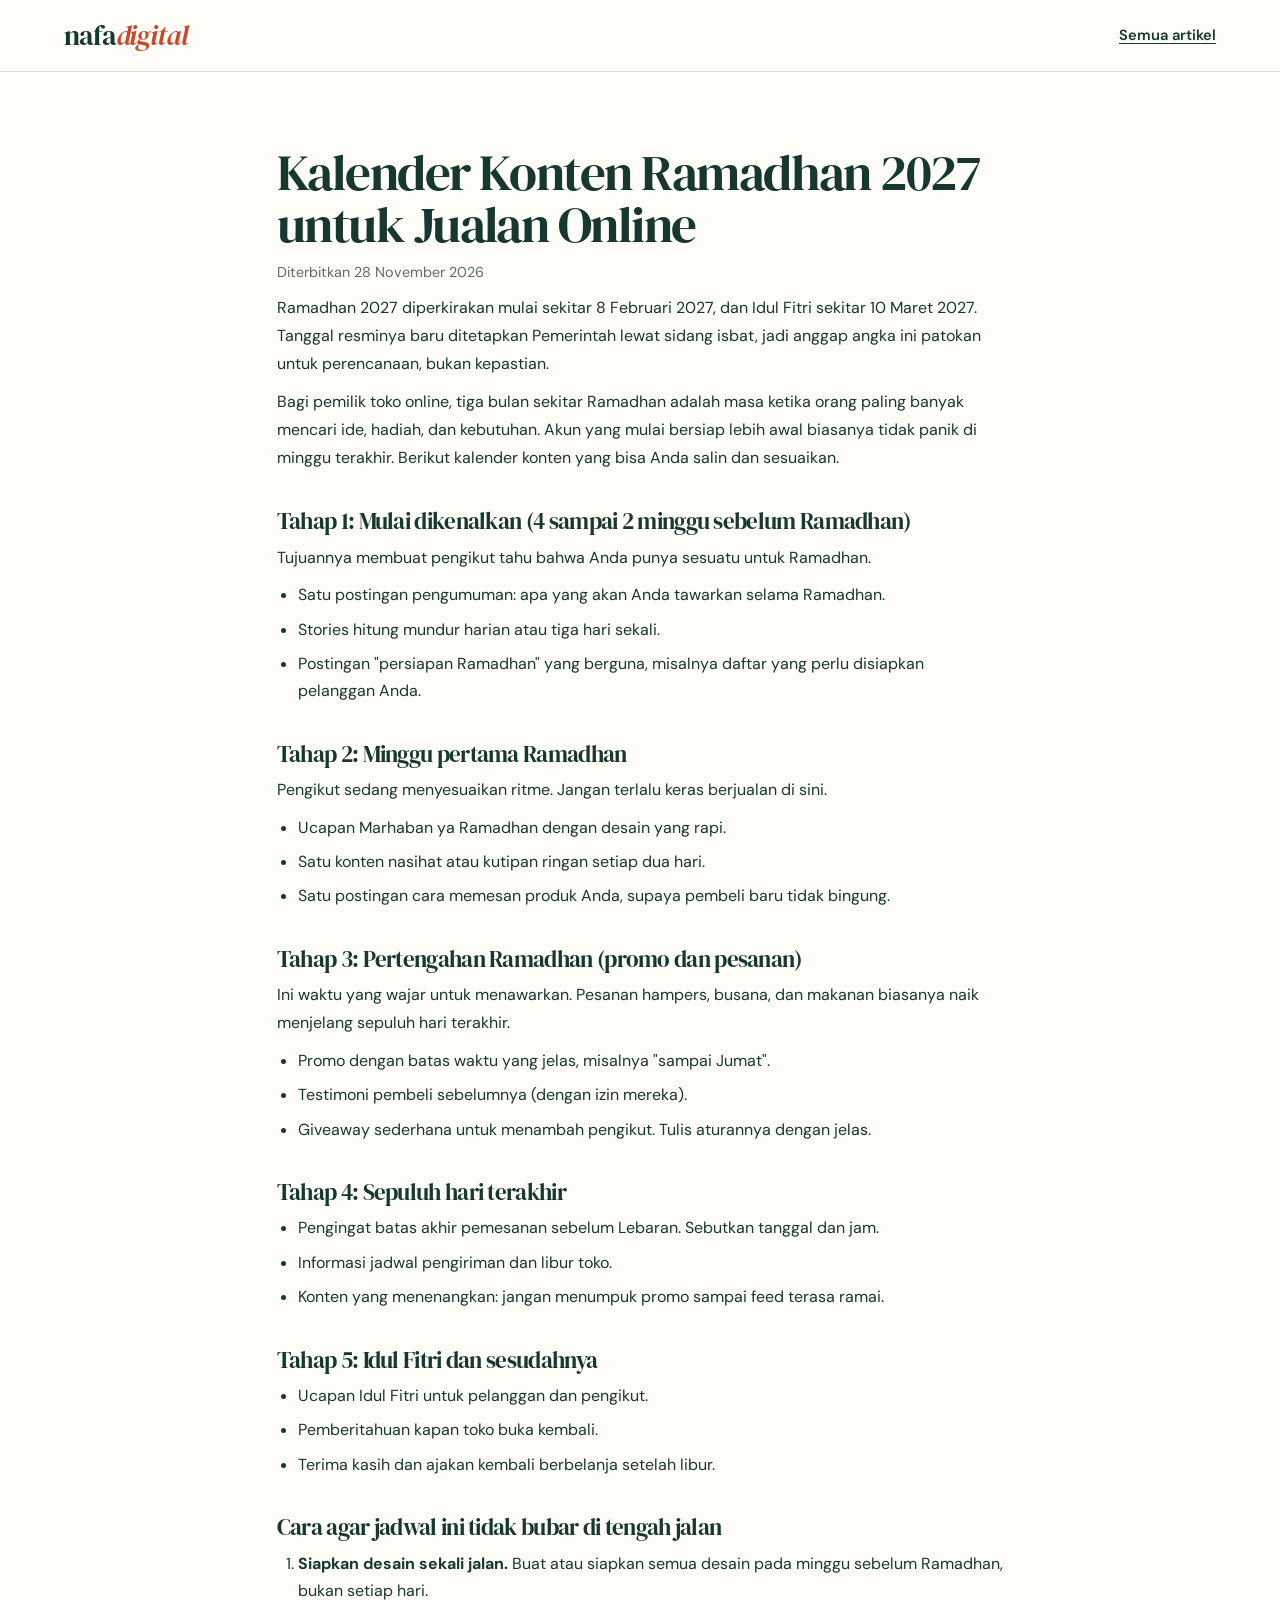
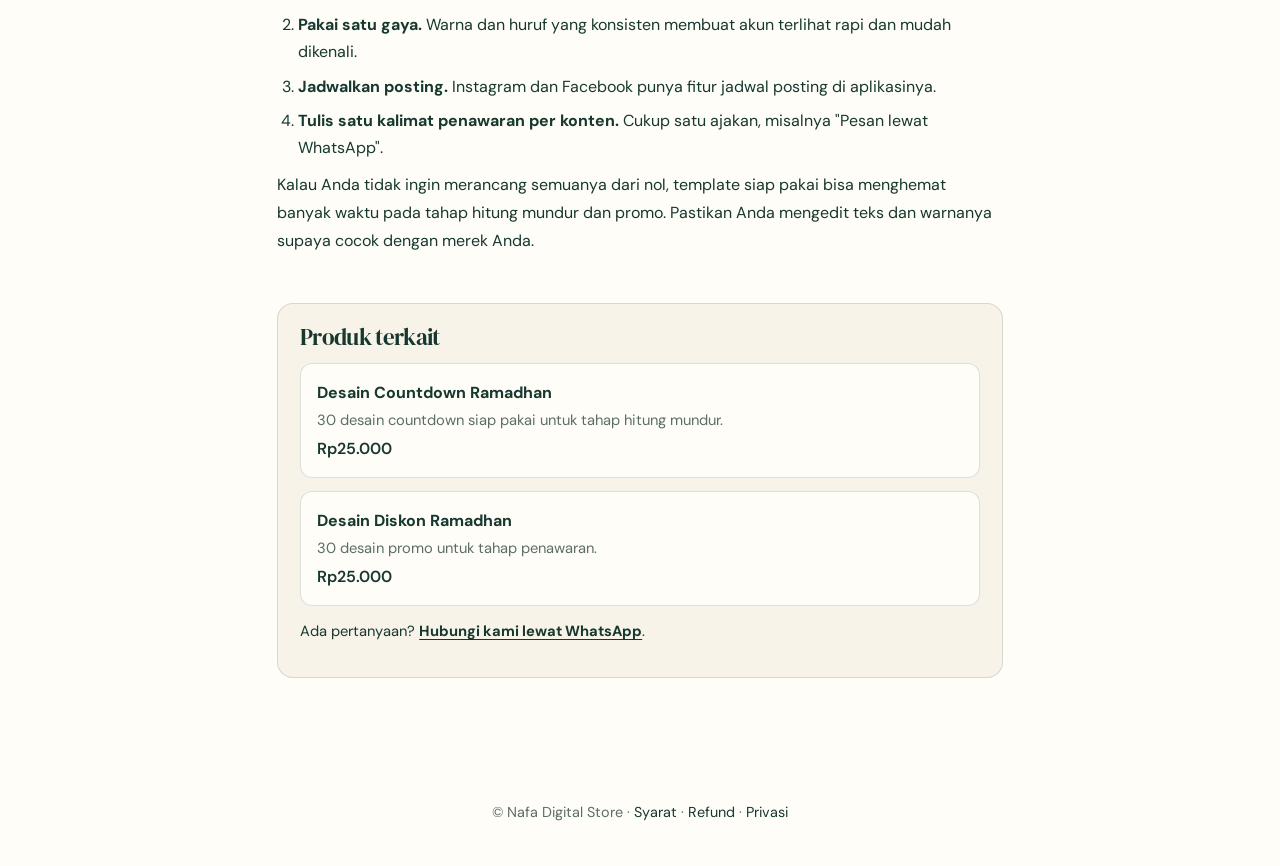
<file: artikel/kalender-konten-ramadhan-2027.html>
<!doctype html>
<html lang="id">
<head>
<meta charset="utf-8">
<meta name="viewport" content="width=device-width,initial-scale=1">
<title>Kalender Konten Ramadhan 2027 untuk Jualan Online | Nafa Digital Store</title>
<meta name="description" content="Jadwal posting dari sebelum Ramadhan sampai Idul Fitri 2027, lengkap dengan ide isi tiap tahap supaya akun jualan tidak kehabisan bahan.">
<link rel="canonical" href="https://nafadigitalstore.web.id/artikel/kalender-konten-ramadhan-2027">
<meta name="theme-color" content="#16382f">
<meta property="og:type" content="article">
<meta property="og:title" content="Kalender Konten Ramadhan 2027 untuk Jualan Online">
<meta property="og:description" content="Jadwal posting dari sebelum Ramadhan sampai Idul Fitri 2027, lengkap dengan ide isi tiap tahap supaya akun jualan tidak kehabisan bahan.">
<meta property="og:url" content="https://nafadigitalstore.web.id/artikel/kalender-konten-ramadhan-2027">
<meta property="og:locale" content="id_ID">
<link rel="preconnect" href="https://fonts.googleapis.com">
<link rel="preconnect" href="https://fonts.gstatic.com" crossorigin>
<link href="https://fonts.googleapis.com/css2?family=DM+Sans:wght@400;500;600;700&family=DM+Serif+Display:ital@0;1&display=swap" rel="stylesheet">
<link rel="icon" href="data:,">
<link rel="stylesheet" href="/style.css">
<link rel="stylesheet" href="/artikel.css">
<script type="application/ld+json">{"@context": "https://schema.org", "@type": "Article", "headline": "Kalender Konten Ramadhan 2027 untuk Jualan Online", "description": "Jadwal posting dari sebelum Ramadhan sampai Idul Fitri 2027, lengkap dengan ide isi tiap tahap supaya akun jualan tidak kehabisan bahan.", "datePublished": "2026-11-28", "dateModified": "2026-11-28", "inLanguage": "id", "mainEntityOfPage": "https://nafadigitalstore.web.id/artikel/kalender-konten-ramadhan-2027", "author": {"@type": "Organization", "name": "Nafa Digital Store"}, "publisher": {"@type": "Organization", "name": "Nafa Digital Store", "url": "https://nafadigitalstore.web.id"}}</script>
</head>
<body>
<a class="skip" href="#main">Lewati ke konten</a>
<header class="top">
  <a class="logo" href="/" aria-label="Nafa Digital, beranda">nafa<span>digital</span></a>
  <a class="legal-back" href="/artikel/">Semua artikel</a>
</header>
<main id="main" tabindex="-1">
  <article class="account legal artikel">
    <h1>Kalender Konten Ramadhan 2027 untuk Jualan Online</h1>
    <p class="legal-date">Diterbitkan 28 November 2026</p>
    
<p>Ramadhan 2027 diperkirakan mulai sekitar 8 Februari 2027, dan Idul Fitri sekitar 10 Maret 2027. Tanggal resminya baru ditetapkan Pemerintah lewat sidang isbat, jadi anggap angka ini patokan untuk perencanaan, bukan kepastian.</p>
<p>Bagi pemilik toko online, tiga bulan sekitar Ramadhan adalah masa ketika orang paling banyak mencari ide, hadiah, dan kebutuhan. Akun yang mulai bersiap lebih awal biasanya tidak panik di minggu terakhir. Berikut kalender konten yang bisa Anda salin dan sesuaikan.</p>

<h2>Tahap 1: Mulai dikenalkan (4 sampai 2 minggu sebelum Ramadhan)</h2>
<p>Tujuannya membuat pengikut tahu bahwa Anda punya sesuatu untuk Ramadhan.</p>
<ul>
<li>Satu postingan pengumuman: apa yang akan Anda tawarkan selama Ramadhan.</li>
<li>Stories hitung mundur harian atau tiga hari sekali.</li>
<li>Postingan "persiapan Ramadhan" yang berguna, misalnya daftar yang perlu disiapkan pelanggan Anda.</li>
</ul>

<h2>Tahap 2: Minggu pertama Ramadhan</h2>
<p>Pengikut sedang menyesuaikan ritme. Jangan terlalu keras berjualan di sini.</p>
<ul>
<li>Ucapan Marhaban ya Ramadhan dengan desain yang rapi.</li>
<li>Satu konten nasihat atau kutipan ringan setiap dua hari.</li>
<li>Satu postingan cara memesan produk Anda, supaya pembeli baru tidak bingung.</li>
</ul>

<h2>Tahap 3: Pertengahan Ramadhan (promo dan pesanan)</h2>
<p>Ini waktu yang wajar untuk menawarkan. Pesanan hampers, busana, dan makanan biasanya naik menjelang sepuluh hari terakhir.</p>
<ul>
<li>Promo dengan batas waktu yang jelas, misalnya "sampai Jumat".</li>
<li>Testimoni pembeli sebelumnya (dengan izin mereka).</li>
<li>Giveaway sederhana untuk menambah pengikut. Tulis aturannya dengan jelas.</li>
</ul>

<h2>Tahap 4: Sepuluh hari terakhir</h2>
<ul>
<li>Pengingat batas akhir pemesanan sebelum Lebaran. Sebutkan tanggal dan jam.</li>
<li>Informasi jadwal pengiriman dan libur toko.</li>
<li>Konten yang menenangkan: jangan menumpuk promo sampai feed terasa ramai.</li>
</ul>

<h2>Tahap 5: Idul Fitri dan sesudahnya</h2>
<ul>
<li>Ucapan Idul Fitri untuk pelanggan dan pengikut.</li>
<li>Pemberitahuan kapan toko buka kembali.</li>
<li>Terima kasih dan ajakan kembali berbelanja setelah libur.</li>
</ul>

<h2>Cara agar jadwal ini tidak bubar di tengah jalan</h2>
<ol>
<li><strong>Siapkan desain sekali jalan.</strong> Buat atau siapkan semua desain pada minggu sebelum Ramadhan, bukan setiap hari.</li>
<li><strong>Pakai satu gaya.</strong> Warna dan huruf yang konsisten membuat akun terlihat rapi dan mudah dikenali.</li>
<li><strong>Jadwalkan posting.</strong> Instagram dan Facebook punya fitur jadwal posting di aplikasinya.</li>
<li><strong>Tulis satu kalimat penawaran per konten.</strong> Cukup satu ajakan, misalnya "Pesan lewat WhatsApp".</li>
</ol>
<p>Kalau Anda tidak ingin merancang semuanya dari nol, template siap pakai bisa menghemat banyak waktu pada tahap hitung mundur dan promo. Pastikan Anda mengedit teks dan warnanya supaya cocok dengan merek Anda.</p>

    <aside class="a-cta" aria-label="Produk terkait">
      <h2>Produk terkait</h2>
      <div class="a-prods"><a class="a-prod" href="/#produk"><span class="a-prod-name">Desain Countdown Ramadhan</span><span class="a-prod-desc">30 desain countdown siap pakai untuk tahap hitung mundur.</span><span class="a-prod-price">Rp25.000</span></a><a class="a-prod" href="/#produk"><span class="a-prod-name">Desain Diskon Ramadhan</span><span class="a-prod-desc">30 desain promo untuk tahap penawaran.</span><span class="a-prod-price">Rp25.000</span></a></div>
      <p class="a-note">Ada pertanyaan? <a class="wa" href="https://wa.me/6285290078889?text=Halo%20Nafa%20Digital%2C%20saya%20butuh%20bantuan" target="_blank" rel="noopener">Hubungi kami lewat WhatsApp</a>.</p>
    </aside>
  </article>
</main>
<footer class="foot-bar"><p>© Nafa Digital Store · <a href="/syarat">Syarat</a> · <a href="/refund">Refund</a> · <a href="/privasi">Privasi</a></p></footer>
</body>
</html>
</file>
<file: style.css>
:root{
  --ink:#16382f;--ink-dark:#0d2a23;--cream:#f8f3e9;--paper:#fffdf8;--coral:#f17457;--coral-d:#c9492c;
  --line:rgba(22,56,47,.17);--muted:#5c6d67;
  --serif:"DM Serif Display",Georgia,serif;--sans:"DM Sans",Arial,sans-serif;
  --pad:clamp(1.25rem,5vw,5.5rem);
}
*,*::before,*::after{box-sizing:border-box}
html{scroll-behavior:smooth;scroll-padding-top:90px}
body{margin:0;background:var(--paper);color:var(--ink);font-family:var(--sans);line-height:1.6;-webkit-text-size-adjust:100%}
h1,h2,h3,p,ul,ol,figure{margin:0}
ul,ol{padding:0;list-style:none}
a{color:inherit;text-decoration:none}
button{font:inherit;color:inherit;background:none;border:0;padding:0;cursor:pointer;-webkit-tap-highlight-color:transparent}
img,svg{display:block;max-width:100%}
[hidden]{display:none!important}
:focus-visible{outline:3px solid var(--coral);outline-offset:3px}
.sr{position:absolute;width:1px;height:1px;overflow:hidden;clip:rect(0 0 0 0);white-space:nowrap}
.skip{position:fixed;left:1rem;top:-5rem;background:var(--coral);color:#fff;padding:.7rem 1rem;z-index:100}
.skip:focus{top:1rem}
.view{overflow:hidden}

.eyebrow{color:var(--coral-d);font-size:.78rem;font-weight:700;letter-spacing:.1em;text-transform:uppercase}
h1,h2{font-family:var(--serif);font-weight:400;letter-spacing:-.03em;line-height:1.02}
h1 em,h2 em{color:var(--coral-d);font-style:italic}

/* tombol */
.btn{display:inline-flex;align-items:center;justify-content:center;gap:1.2rem;min-height:52px;padding:0 1.5rem;font-size:.95rem;font-weight:700;border-radius:2px;transition:transform .18s,box-shadow .18s,background .18s}
.btn:hover{transform:translateY(-2px);box-shadow:0 12px 30px rgba(13,42,35,.16)}
.btn-dark{background:var(--ink);color:#fff}
.btn-coral{background:var(--coral);color:#1d1109}
.btn-light{background:#fff;color:var(--ink)}
.btn.wide{width:100%}
.btn[disabled]{opacity:.6;transform:none;box-shadow:none;cursor:wait}
.text-link{border-bottom:1px solid var(--ink);font-weight:600;padding-bottom:.1rem}

/* header */
.announce{display:flex;align-items:center;justify-content:center;gap:1rem;background:var(--ink-dark);color:#f8f3e9;font-size:.78rem;font-weight:600;min-height:38px;padding:.3rem 1rem;text-align:center}
.announce i{color:var(--coral);font-style:normal}
.top{position:sticky;top:0;z-index:30;display:flex;align-items:center;justify-content:space-between;gap:1.5rem;height:72px;padding:0 var(--pad);background:rgba(255,253,248,.96);border-bottom:1px solid var(--line);backdrop-filter:blur(8px)}
.logo{font-family:var(--serif);font-size:1.75rem;letter-spacing:-.04em;white-space:nowrap}
.logo span{color:var(--coral-d);font-style:italic}
.nav{display:flex;gap:2rem;margin-left:auto}
.nav a{position:relative;font-size:.95rem;font-weight:600;padding:.4rem 0}
.nav a::after{content:"";position:absolute;left:0;right:0;bottom:0;height:2px;background:var(--coral);transform:scaleX(0);transform-origin:left;transition:transform .18s}
.nav a:hover::after,.nav a[aria-current]::after{transform:scaleX(1)}
.cart-btn{display:flex;align-items:center;gap:.5rem;font-weight:700;font-size:.95rem;min-height:44px;padding:0 .2rem}
.cart-btn svg{width:22px;height:22px;fill:none;stroke:currentColor;stroke-width:1.7;stroke-linecap:round;stroke-linejoin:round}
.cart-n{display:grid;place-items:center;min-width:26px;height:26px;padding:0 .3rem;border-radius:13px;background:var(--ink);color:#fff;font-size:.75rem}
.menu-btn{display:none}

/* hero */
.hero{display:grid;grid-template-columns:.94fr 1.06fr;min-height:640px}
.hero-copy{display:flex;flex-direction:column;align-items:flex-start;justify-content:center;background:var(--cream);padding:4.5rem clamp(1.5rem,6vw,7rem)}
.hero h1{font-size:clamp(2.9rem,5.4vw,5.6rem);margin:1.1rem 0 1.4rem}
.hero-text{color:var(--muted);font-size:1.1rem;max-width:32rem}
.hero-actions{display:flex;align-items:center;gap:2rem;margin-top:2.2rem;flex-wrap:wrap}
.hero-facts{display:flex;flex-wrap:wrap;gap:.6rem 2rem;width:100%;margin-top:3rem;padding-top:1.4rem;border-top:1px solid var(--line);font-size:.9rem;color:var(--muted)}
.hero-facts b{color:var(--ink);font-family:var(--serif);font-weight:400;font-size:1.25rem;margin-right:.2rem}
.hero-visual{position:relative;min-height:560px;background:#dce6d8;overflow:hidden;display:flex;flex-direction:column;justify-content:center;gap:2rem;padding:3rem clamp(1.25rem,4vw,3rem)}
.stage{position:relative;width:100%;max-width:540px;aspect-ratio:1/.82;margin:0 auto}
.cover{position:absolute;display:flex;flex-direction:column;justify-content:space-between;width:33%;aspect-ratio:3/4;padding:1.2rem;background:var(--cream);box-shadow:10px 18px 30px rgba(13,42,35,.2)}
.cover small{font-size:.55rem;font-weight:700;letter-spacing:.14em}
.cover strong{font-family:var(--serif);font-weight:400;font-size:1.7rem;line-height:1.05}
.cover span{font-size:.72rem;color:var(--muted)}
.cover::after{content:"";position:absolute;right:1rem;top:3.4rem;width:46px;height:46px;border:1px solid var(--ink);border-radius:50%}
.c1{left:0;top:10%;transform:rotate(-6deg);background:#f6c2b3}
.c2{left:33.5%;top:22%;transform:rotate(3deg);z-index:2}
.c3{right:0;top:4%;transform:rotate(8deg);background:#e8d9bf}
.orbit{position:absolute;left:50%;top:50%;width:78%;aspect-ratio:1;transform:translate(-50%,-50%);border:1px solid rgba(22,56,47,.25);border-radius:50%}
.notes{display:flex;flex-wrap:wrap;justify-content:center;align-items:stretch;gap:1rem;position:relative;z-index:3}
.note{display:flex;align-items:center;background:rgba(255,253,248,.95);box-shadow:0 15px 40px rgba(13,42,35,.14);z-index:3}
.note b{display:block;font-size:.9rem}
.note span{display:block;color:var(--muted);font-size:.78rem}
.note-top b{font-family:var(--serif);font-weight:400;font-size:1.4rem;background:var(--coral);color:#1d1109;padding:.9rem 1rem}
.note-top span{padding:0 1.1rem}
.note-bot{gap:.8rem;padding:.9rem 1.2rem}
.note-bot i{display:grid;place-items:center;width:34px;height:34px;border-radius:50%;background:var(--ink);color:#fff;font-style:normal}

/* trust */
.trust{display:grid;grid-template-columns:repeat(4,1fr);margin:0 var(--pad);border-left:1px solid var(--line)}
.trust>div{display:flex;align-items:center;gap:1rem;min-height:104px;padding:1.4rem 1.6rem;border-right:1px solid var(--line)}
.trust i{display:grid;place-items:center;flex:none;width:32px;height:32px;border-radius:50%;background:#e4eee6;color:var(--ink);font-style:normal;font-weight:700}
.trust b{display:block;font-size:.95rem}
.trust span{color:var(--muted);font-size:.84rem;line-height:1.4}

/* produk */
.products,.account{padding:6rem clamp(1.25rem,6vw,6.5rem)}
.sec-head{display:flex;align-items:flex-end;justify-content:space-between;gap:2rem}
.sec-head h2,.why h2,.faq h2,.steps h2{font-size:clamp(2.3rem,4vw,4rem);margin-top:.7rem}
.sec-head>p{color:var(--muted);max-width:26rem}
.search{display:block;margin-top:2.4rem}
.search input{width:100%;min-height:54px;padding:0 1.2rem;font:inherit;font-size:1rem;color:var(--ink);background:#fff;border:1px solid var(--line);border-radius:2px}
.search input::placeholder{color:#7b8b85}
.search input:focus{border-color:var(--ink);outline-offset:2px}
.tabs{display:flex;gap:1.8rem;margin-top:1.4rem;border-bottom:1px solid var(--line);overflow-x:auto;scrollbar-width:none}
.tabs::-webkit-scrollbar{display:none}
.tabs button{flex:none;position:relative;padding:.9rem 0;font-size:.95rem;font-weight:600;color:var(--muted);white-space:nowrap}
.tabs button[aria-pressed="true"]{color:var(--ink)}
.tabs button[aria-pressed="true"]::after{content:"";position:absolute;left:0;right:0;bottom:-1px;height:3px;background:var(--coral)}
.tabs small{margin-left:.35rem;font-size:.75rem;color:var(--muted)}
.info{min-height:1.5rem;margin:1.4rem 0 1rem;color:var(--muted);font-size:.9rem}
.grid{display:grid;grid-template-columns:repeat(3,1fr);gap:2rem 1.5rem}
.card{display:flex;flex-direction:column;min-width:0;background:#fff;border:1px solid var(--line);transition:transform .2s,box-shadow .2s}
.card:hover{transform:translateY(-4px);box-shadow:0 18px 45px rgba(13,42,35,.1)}
.art{position:relative;display:grid;place-items:center;height:220px;overflow:hidden;width:100%}
.t0{background:#f3a18d}.t1{background:#bbd0bd}.t2{background:#b6cad5}.t3{background:#e8d9bf}.t4{background:#e5c96f}.t5{background:#c9b9cd}
.art .orbit2{position:absolute;width:190px;height:190px;border:1px solid rgba(22,56,47,.35);border-radius:50%}
.mini{position:relative;z-index:2;display:flex;flex-direction:column;justify-content:space-between;width:132px;height:176px;padding:1rem;background:var(--cream);box-shadow:8px 14px 24px rgba(13,42,35,.2);transform:rotate(-3deg);text-align:left}
.mini small{font-size:.5rem;font-weight:700;letter-spacing:.12em}
.mini strong{font-family:var(--serif);font-weight:400;font-size:1.15rem;line-height:1.05}
.mini span{font-size:.62rem;color:var(--muted)}
.body{display:flex;flex:1;flex-direction:column;padding:1.3rem 1.4rem 1.4rem}
.cat{color:var(--coral-d);font-size:.74rem;font-weight:700;letter-spacing:.08em;text-transform:uppercase}
.card h3{font-family:var(--serif);font-weight:400;font-size:1.35rem;line-height:1.2;margin:.35rem 0 .5rem}
.card h3 button{text-align:left;font:inherit}
.card h3 button:hover{text-decoration:underline;text-underline-offset:3px}
.card .meta{color:var(--muted);font-size:.86rem}
.foot-row{display:flex;align-items:center;justify-content:space-between;gap:1rem;margin-top:auto;padding-top:1.1rem;border-top:1px solid var(--line)}
.card .body .meta{margin-bottom:1.1rem}
.price{font-weight:700;font-size:1.1rem}
.add{display:inline-flex;align-items:center;gap:.4rem;min-height:44px;padding:0 1rem;background:var(--ink);color:#fff;font-size:.9rem;font-weight:700;border-radius:2px;transition:background .18s}
.add:hover{background:var(--coral-d)}
.add[aria-pressed="true"]{background:#e4eee6;color:var(--ink)}
.empty{grid-column:1/-1;padding:3rem 1rem;text-align:center;color:var(--muted)}

/* why */
.why{display:grid;grid-template-columns:.9fr 1.1fr;gap:6rem;padding:6.5rem clamp(1.25rem,8vw,9rem);background:var(--ink);color:#fff}
.why .eyebrow,.steps-feature .eyebrow{color:#f6a794}
.why h2{margin:1rem 0 1.5rem}
.why h2 em{color:#f6a794}
.why-intro>p:last-child{color:#c3d0cc;max-width:28rem}
.why-list article{display:grid;grid-template-columns:40px 1fr;gap:1.3rem;padding:1.9rem 0;border-top:1px solid rgba(255,255,255,.18)}
.why-list article>span{color:#f6a794;font-weight:700}
.why-list h3{font-family:var(--serif);font-weight:400;font-size:1.55rem}
.why-list p{color:#c3d0cc;margin-top:.4rem}

/* cara beli */
.steps{display:grid;grid-template-columns:.8fr 1.2fr}
.steps-feature{display:flex;flex-direction:column;align-items:flex-start;justify-content:center;background:var(--coral);color:#1d1109;padding:5rem clamp(1.5rem,6vw,7rem)}
.steps-feature .eyebrow{color:var(--ink-dark)}
.steps-feature h2{margin:1rem 0 1.4rem;font-size:clamp(2.4rem,4vw,4.2rem)}
.steps-feature>p:not(.eyebrow){margin-bottom:2rem;max-width:26rem}
.steps-list{padding:3.5rem clamp(1.5rem,5vw,5rem);background:var(--paper)}
.steps-list li{display:grid;grid-template-columns:48px 1fr;gap:1.2rem;padding:1.7rem 0;border-bottom:1px solid var(--line)}
.steps-list li:first-child{padding-top:0}
.steps-list b{display:grid;place-items:center;width:40px;height:40px;border-radius:50%;background:var(--ink);color:#fff;font-weight:700}
.steps-list h3{font-family:var(--serif);font-weight:400;font-size:1.55rem}
.steps-list p{color:var(--muted);margin-top:.3rem}

/* faq */
.faq{display:grid;grid-template-columns:.72fr 1.28fr;gap:6rem;padding:6.5rem clamp(1.25rem,8vw,9rem)}
.wa{color:var(--coral-d);font-weight:700;text-decoration:underline;text-underline-offset:3px}
.faq-note{color:var(--muted);margin-top:1.4rem;max-width:22rem}
.acc details{padding:1.4rem 0;border-top:1px solid var(--line)}
.acc details:last-child{border-bottom:1px solid var(--line)}
.acc summary{display:flex;align-items:center;justify-content:space-between;gap:1rem;font-family:var(--serif);font-size:1.3rem;cursor:pointer;list-style:none}
.acc summary::-webkit-details-marker{display:none}
.acc summary span{flex:none;color:var(--coral-d);font-family:var(--sans);font-size:1.6rem;transition:transform .18s}
.acc details[open] summary span{transform:rotate(45deg)}
.acc details p{color:var(--muted);padding-top:.8rem;max-width:92%}

.cta{display:flex;flex-direction:column;align-items:center;padding:6.5rem 1.5rem;background:var(--cream);text-align:center}
.cta h2{font-size:clamp(2.6rem,5.6vw,5.6rem);margin:1rem 0 1.3rem}
.cta>p:not(.eyebrow){color:var(--muted);margin-bottom:2rem}

/* footer */
.foot{background:var(--ink-dark);color:#fff;padding:4.5rem clamp(1.25rem,7vw,8rem) 1.5rem}
.foot-top{display:grid;grid-template-columns:1.1fr 1fr;gap:4rem;align-items:start}
.foot-top>div:first-child p{color:#a9bab5;margin-top:1rem;max-width:22rem;font-size:.92rem}
.logo-light span{color:#f6a794}
.foot-links{display:grid;grid-template-columns:repeat(2,minmax(0,1fr));gap:2rem 2.5rem;align-items:start}
.foot-links b{display:block;color:#f6a794;font-size:.78rem;letter-spacing:.1em;text-transform:uppercase;margin-bottom:.4rem;line-height:44px}
.foot-links a{display:flex;align-items:center;min-height:44px;color:#c5d1cd;font-size:.95rem;line-height:1.3}
.foot-links a:hover{color:#fff}
.foot-bottom{display:flex;justify-content:space-between;align-items:center;gap:.6rem 1.5rem;flex-wrap:wrap;margin-top:3rem;padding-top:1.4rem;border-top:1px solid rgba(255,255,255,.14);color:#93a59f;font-size:.82rem;line-height:1.6}

/* dialog umum */
dialog{border:0;padding:0;color:var(--ink);background:var(--paper)}
dialog::backdrop{background:rgba(13,42,35,.55)}
.x{display:grid;place-items:center;width:44px;height:44px;font-size:1.8rem;line-height:1;border-radius:50%}
.x:hover{background:rgba(22,56,47,.08)}
.modal{width:min(560px,calc(100% - 2rem));max-height:calc(100dvh - 2rem);padding:1.2rem 1.6rem 1.6rem;overflow:auto;margin:auto}
.x-row{display:flex;justify-content:flex-end;margin:0 -.6rem .2rem 0}
.d-art{height:190px;margin:0 -1.6rem 1.2rem;display:grid;place-items:center;position:relative;overflow:hidden}
.modal h2{font-size:2rem;margin:.3rem 0 .8rem}
.d-desc{color:var(--muted)}
.terms{margin:1.2rem 0;padding:1rem 0;border-top:1px solid var(--line);border-bottom:1px solid var(--line)}
.terms li{position:relative;padding:.25rem 0 .25rem 1.5rem;font-size:.92rem}
.terms li::before{content:"✓";position:absolute;left:0;color:var(--coral-d);font-weight:700}
.dfoot{display:flex;align-items:center;justify-content:space-between;gap:1rem;flex-wrap:wrap}
.dfoot strong{font-size:1.4rem}

/* keranjang (laci) */
.drawer{position:fixed;inset:0 0 0 auto;margin:0;width:min(450px,100%);max-width:none;height:100dvh;max-height:none;display:flex;flex-direction:column;box-shadow:-20px 0 60px rgba(13,42,35,.25)}
.drawer:not([open]){display:none}
.drawer[open]{animation:slide .26s ease}
@keyframes slide{from{transform:translateX(100%)}to{transform:none}}
.cart-head{display:flex;align-items:center;justify-content:space-between;padding:1.3rem 1.5rem 1.3rem 2rem;border-bottom:1px solid var(--line)}
.cart-head h2{font-size:2rem;margin-top:.2rem}
.cart-body{flex:1;overflow-y:auto;display:flex;flex-direction:column}
.cartlist{padding:.5rem 2rem}
.cartlist li{display:grid;grid-template-columns:1fr auto;gap:.2rem 1rem;align-items:center;padding:1rem 0;border-bottom:1px solid var(--line)}
.cartlist li>span:first-child{font-family:var(--serif);font-size:1.1rem;line-height:1.25}
.cartlist .price{font-size:.95rem;text-align:right}
.cartlist button{grid-column:1/-1;justify-self:start;min-height:36px;color:var(--muted);font-size:.85rem;text-decoration:underline;text-underline-offset:3px}
.empty-cart{flex:1;display:flex;flex-direction:column;align-items:center;justify-content:center;padding:2rem;text-align:center}
.empty-cart>span{display:grid;place-items:center;width:80px;height:80px;margin-bottom:1.4rem;border:1px solid var(--line);border-radius:50%;color:var(--coral-d);font-family:var(--serif);font-size:2rem}
.empty-cart h3{font-family:var(--serif);font-weight:400;font-size:1.6rem}
.empty-cart p{color:var(--muted);margin:.5rem 0 1.5rem}
.checkout{margin-top:auto;padding:1.4rem 2rem 1.8rem;border-top:1px solid var(--line);background:var(--cream)}
.checkout .total{display:flex;justify-content:space-between;align-items:baseline;margin-bottom:1rem}
.checkout .total strong{font-size:1.4rem}
.checkout label{display:block;margin-bottom:.9rem;font-size:.88rem;font-weight:600}
.checkout label small{display:block;font-weight:400;color:var(--muted);font-size:.78rem}
.checkout input:not([type=checkbox]){display:block;width:100%;min-height:48px;margin-top:.35rem;padding:0 .9rem;font:inherit;font-weight:400;font-size:1rem;color:var(--ink);background:#fff;border:1px solid var(--line);border-radius:2px}
.checkout input:focus{border-color:var(--ink);outline-offset:2px}
.checkout .agree{display:flex;gap:.7rem;align-items:flex-start;font-weight:400;font-size:.84rem;color:var(--muted)}
.checkout .agree input{flex:none;width:20px;height:20px;margin-top:.15rem;accent-color:var(--ink)}
.hp{position:absolute!important;left:-9999px;width:1px;height:1px;opacity:0}
.err{margin-bottom:.8rem;padding:.7rem .9rem;background:#fde9e4;color:#8a2512;font-size:.88rem;border-left:3px solid var(--coral-d)}
.secure{margin-top:.7rem;text-align:center;color:var(--muted);font-size:.78rem}

/* akun */
.account{max-width:880px;margin:0 auto}
.account h1{font-size:clamp(2.4rem,4vw,3.6rem);margin:.6rem 0 2rem}
.panel{margin-bottom:1.6rem;padding:1.8rem;background:#fff;border:1px solid var(--line)}
.panel h2{font-size:1.8rem;margin-bottom:.5rem}
.panel>p{color:var(--muted);margin-bottom:1rem}
.hello{background:var(--cream)}
.form-row{display:flex;flex-wrap:wrap;gap:.8rem;margin:1rem 0 .5rem}
.form-row input{flex:1 1 240px;min-height:52px;padding:0 1rem;font:inherit;font-size:1rem;color:var(--ink);background:#fff;border:1px solid var(--line);border-radius:2px}
.form-row input:focus{border-color:var(--ink);outline-offset:2px}
.form-row .otp{letter-spacing:.3em;font-size:1.2rem;text-align:center}
.status{min-height:1.4rem;margin-top:.6rem;color:var(--muted);font-size:.92rem}
.lib>li{padding:1.3rem 0;border-top:1px solid var(--line)}
.lib h3{font-family:var(--serif);font-weight:400;font-size:1.35rem;margin-bottom:.6rem}
.open{display:inline-flex;align-items:center;min-height:44px;padding:0 1.1rem;background:var(--ink);color:#fff;font-weight:700;font-size:.92rem;border-radius:2px}
.open:hover{background:var(--coral-d)}
.panel>.open{margin-top:1.2rem;background:transparent;color:var(--ink);border:1px solid var(--line)}
.guide{margin-top:1.2rem}
.guide summary{font-family:var(--serif);font-size:1.35rem;cursor:pointer;min-height:44px;display:flex;align-items:center}
.guide ol{margin:1rem 0 1rem 1.4rem;display:grid;gap:.9rem;list-style:decimal}
.guide li::marker{font-weight:700;color:var(--coral-d)}
.guide li{line-height:1.6}
.guide li strong{display:block}
.guide p{color:var(--muted);margin-top:.8rem;max-width:62ch}
.files{margin-top:.6rem}
.files li{display:flex;align-items:center;justify-content:space-between;gap:1rem;padding:.7rem 0;border-top:1px dashed var(--line);font-size:.92rem;overflow-wrap:anywhere}
.files button{flex:none;min-height:40px;padding:0 .9rem;border:1px solid var(--ink);font-weight:600;font-size:.85rem;border-radius:2px}
.files button:hover{background:var(--ink);color:#fff}

.toast{position:fixed;left:50%;bottom:1.5rem;transform:translateX(-50%);z-index:200;width:min(520px,calc(100% - 2rem));padding:1rem 1.2rem;background:var(--ink-dark);color:#fff;font-size:.95rem;box-shadow:0 12px 40px rgba(0,0,0,.3)}

/* tablet */
@media (max-width:980px){
  .hero{grid-template-columns:1fr}
  .hero-copy{min-height:auto}
  .hero-visual{min-height:0}
  .trust{grid-template-columns:repeat(2,1fr)}
  .trust>div:nth-child(n+3){border-top:1px solid var(--line)}
  .grid{grid-template-columns:repeat(2,1fr)}
  .why,.faq{gap:3.5rem}
  .steps{grid-template-columns:1fr}
  .steps-feature{padding-top:4rem;padding-bottom:4rem}
}
/* HP */
@media (max-width:740px){
  .announce i,.announce span:nth-of-type(2){display:none}
  .top{height:64px;gap:.5rem}
  .logo{font-size:1.5rem}
  .menu-btn{display:flex;flex-direction:column;justify-content:center;gap:6px;width:48px;height:48px;align-items:center;margin-left:auto}
  .menu-btn span{width:24px;height:2px;background:var(--ink);transition:transform .18s}
  .menu-btn[aria-expanded="true"] span:first-child{transform:translateY(4px) rotate(45deg)}
  .menu-btn[aria-expanded="true"] span:last-child{transform:translateY(-4px) rotate(-45deg)}
  .nav{position:absolute;left:0;right:0;top:100%;flex-direction:column;gap:.2rem;margin:0;padding:1rem var(--pad) 1.4rem;background:var(--paper);border-bottom:1px solid var(--line);opacity:0;pointer-events:none;transform:translateY(-8px);transition:opacity .18s,transform .18s}
  .nav.is-open{opacity:1;pointer-events:auto;transform:none}
  .nav a{font-size:1.1rem;padding:.8rem 0;border-bottom:1px solid var(--line)}
  .nav a::after{display:none}
  .cart-word{display:none}
  .hero-copy{padding:3.2rem 1.25rem 3rem}
  .hero h1{font-size:clamp(2.7rem,13vw,4rem)}
  .hero-text{font-size:1.02rem}
  .hero-actions{gap:1.4rem}
  .hero-actions .btn{width:100%}
  .hero-facts{gap:.5rem 1.4rem;margin-top:2.2rem}
  .hero-visual{padding:2rem 1rem 2.2rem;gap:1.4rem}
  .cover{padding:.8rem}
  .cover strong{font-size:1.15rem}
  .cover span,.cover small{font-size:.5rem}
  .cover::after{display:none}
  .note-top b{font-size:1.1rem;padding:.7rem .8rem}
  .note-top span,.note-bot span{font-size:.7rem}
  .trust{margin:0 1rem}
  .trust>div{gap:.7rem;min-height:92px;padding:1rem .8rem}
  .trust i{width:28px;height:28px}
  .trust b{font-size:.88rem}
  .trust span{font-size:.76rem}
  .products,.account{padding:4.2rem 1.25rem}
  .sec-head{flex-direction:column;align-items:flex-start;gap:1rem}
  .grid{grid-template-columns:1fr;gap:1.5rem}
  .art{height:200px}
  .why,.faq{grid-template-columns:1fr;padding:4.2rem 1.25rem;gap:2.5rem}
  .steps-list{padding:2.5rem 1.25rem}
  .steps-feature{padding:3.5rem 1.25rem}
  .cta{padding:4.5rem 1.25rem}
  .foot{padding:3.5rem 1.25rem 1.5rem}
  .foot-top{grid-template-columns:1fr;gap:1.5rem}
  .foot-links{gap:1rem 1.5rem}
  .foot-bottom{flex-direction:column;align-items:flex-start;margin-top:2rem}
  .cartlist,.checkout,.cart-head{padding-left:1.25rem;padding-right:1.25rem}
  .modal{padding:1rem 1.2rem 1.4rem}
  .d-art{margin:0 -1.2rem 1rem}
  .panel{padding:1.3rem}
}
@media (prefers-reduced-motion:reduce){
  html{scroll-behavior:auto}
  *,*::before,*::after{transition-duration:.01ms!important;animation-duration:.01ms!important}
}
.more-wrap{display:flex;justify-content:center;margin-top:2.5rem}

/* halaman hukum */
.legal-back{margin-left:auto;font-weight:600;font-size:.92rem;color:var(--ink);text-decoration:underline;text-underline-offset:3px;min-height:44px;display:inline-flex;align-items:center}
.legal{padding-top:4rem;padding-bottom:5rem}
.legal h1{margin-bottom:.4rem}
.legal-date{color:var(--muted);font-size:.9rem;margin-bottom:2.2rem}
.legal h2{font-family:var(--serif);font-weight:400;font-size:1.45rem;margin:2.2rem 0 .6rem}
.legal p{max-width:68ch;line-height:1.75;margin:.6rem 0}
.legal ul{margin:.6rem 0 .6rem 1.3rem;max-width:68ch;list-style:disc;display:grid;gap:.45rem}
.legal li{line-height:1.7}

/* QRIS manual */
.manual-note{margin-bottom:.9rem;padding:.7rem .9rem;background:#fff;border-left:3px solid var(--ink);font-size:.84rem;line-height:1.55;color:var(--ink)}
.qris .q-amount-label{margin:.2rem 0 0;color:var(--muted);font-size:.9rem}
.qris .q-amount{margin:.1rem 0;font-family:var(--serif);font-size:2.6rem;line-height:1.1;color:var(--ink)}
.qris .q-code{margin:0 0 1rem;font-size:.86rem;color:var(--muted);line-height:1.5}
.q-box{padding:1rem;border:1px solid var(--line);background:#fff;text-align:center;max-width:340px;margin:0 auto 1.1rem}
.q-box svg{display:block;width:100%;height:auto}
.q-box p{margin:.4rem 0 0;font-weight:700;font-size:.9rem;letter-spacing:.02em}
.q-steps{margin:0 0 1.2rem 1.2rem;list-style:decimal;display:grid;gap:.4rem;font-size:.92rem;line-height:1.6}
.q-foot{margin:.8rem 0 0;font-size:.84rem;color:var(--muted);line-height:1.6;word-break:break-all}
.qris .btn{text-decoration:none}

/* Artikel di beranda */
.guides{padding:5.5rem clamp(1.25rem,8vw,9rem) 1rem}
.guides-all{font-weight:600;color:var(--ink);text-decoration:underline;text-underline-offset:3px;min-height:44px;display:inline-flex;align-items:center}
.guide-cards{list-style:none;padding:0;margin:2rem 0 0;display:grid;grid-template-columns:repeat(3,1fr);gap:1.2rem}
.guide-cards a{display:flex;flex-direction:column;gap:.6rem;height:100%;padding:1.4rem;background:var(--paper);border:1px solid var(--line);text-decoration:none;color:var(--ink);transition:border-color .18s}
.guide-cards a:hover,.guide-cards a:focus-visible{border-color:var(--ink)}
.g-t{font-family:var(--serif);font-size:1.35rem;line-height:1.3}
.g-d{color:var(--muted);font-size:.93rem;line-height:1.6}
@media(max-width:860px){.guides{padding:4rem 1.25rem .5rem}.guide-cards{grid-template-columns:1fr}.guides .sec-head{flex-direction:column;align-items:flex-start;gap:.4rem}}
</file>
<file: artikel.css>
.artikel h2{margin-top:2.4rem}
.artikel ol{margin:.6rem 0 .6rem 1.3rem;max-width:68ch;list-style:decimal;display:grid;gap:.45rem}
.artikel li{line-height:1.7}
.artikel a{color:var(--ink);text-underline-offset:3px}
.a-list{list-style:none;margin:0;padding:0;max-width:68ch;display:grid;gap:1rem}
.artikel .a-list a{display:block;text-decoration:none;padding:1.1rem 1.2rem;border:1px solid rgba(22,56,47,.18);border-radius:14px;background:var(--paper)}
.artikel .a-list a:hover,.artikel .a-list a:focus-visible{border-color:var(--ink)}
.ai-t{display:block;font-family:var(--serif);font-size:1.3rem;line-height:1.3;color:var(--ink)}
.ai-d{display:block;margin-top:.4rem;color:var(--muted);line-height:1.6}
.ai-date{display:block;margin-top:.5rem;font-size:.85rem;color:var(--muted)}
.a-cta{margin-top:3rem;padding:1.4rem;border-radius:16px;background:var(--cream);border:1px solid rgba(22,56,47,.15);max-width:68ch}
.a-cta h2{margin-top:0!important}
.a-prods{display:grid;gap:.8rem;margin:.8rem 0}
.artikel .a-prod{display:grid;gap:.25rem;padding:1rem;border-radius:12px;background:var(--paper);border:1px solid rgba(22,56,47,.15);text-decoration:none;min-height:44px}
.a-prod:hover,.a-prod:focus-visible{border-color:var(--ink)}
.a-prod-name{font-weight:700;color:var(--ink)}
.a-prod-desc{color:var(--muted);font-size:.92rem;line-height:1.5}
.a-prod-price{font-weight:600;color:var(--ink)}
.a-note{margin-top:.6rem;font-size:.92rem}
.foot-bar{padding:2rem 1.25rem;text-align:center;font-size:.9rem;color:var(--muted)}
.foot-bar a{color:var(--ink);display:inline-block;min-height:44px;line-height:44px}
</file>
<file: admin.css>
:root{--ink:#16382f;--ink-d:#0d2a23;--cream:#f8f3e9;--paper:#fffdf8;--coral:#f17457;--coral-d:#c2492e;--muted:#5c6b66;--line:#ddd6c6;--ok:#1d7a4a;--warn:#a86400;--bad:#b3321d;--serif:"DM Serif Display",Georgia,serif;--sans:"DM Sans",system-ui,sans-serif}
*{box-sizing:border-box;margin:0}
body{font-family:var(--sans);color:var(--ink);background:var(--paper);line-height:1.5;-webkit-text-size-adjust:100%}
button,input,select,textarea{font:inherit;color:inherit}
button{cursor:pointer;background:none;border:0}
a{color:var(--ink)}
:focus-visible{outline:3px solid var(--coral);outline-offset:2px}
.bar{display:flex;justify-content:space-between;align-items:center;padding:.7rem 1rem;background:var(--ink);color:#fff;position:sticky;top:0;z-index:5}
.brand{font-family:var(--serif);font-weight:400;font-size:1.35rem}.brand span{color:var(--coral)}.brand em{font-family:var(--sans);font-style:normal;font-size:.78rem;opacity:.7;margin-left:.3rem}
.link{color:#fff;text-decoration:underline;min-height:44px;padding:0 .4rem}
main{max-width:980px;margin:0 auto;padding:0 1rem 4rem}
.pad{padding:2rem 0}.muted{color:var(--muted)}
h1,h2{font-family:var(--serif);font-weight:400}
h2{font-size:1.4rem;margin:1.6rem 0 .6rem}
.tabs{display:flex;gap:.3rem;overflow-x:auto;padding:.8rem 0;margin:0 -1rem;padding-inline:1rem;position:sticky;top:57px;background:var(--paper);z-index:4;border-bottom:1px solid var(--line)}
.tab{flex:none;min-height:44px;padding:0 1rem;border:1px solid var(--line);border-radius:999px;font-weight:600;font-size:.92rem;background:#fff}
.tab[aria-selected=true]{background:var(--ink);color:#fff;border-color:var(--ink)}
.badge{display:inline-block;min-width:1.35rem;margin-left:.4rem;padding:0 .4rem;border-radius:999px;background:var(--coral);color:#1d1109;font-size:.76rem;font-weight:700;text-align:center}
.cards{display:grid;grid-template-columns:repeat(auto-fit,minmax(150px,1fr));gap:.7rem;margin-top:1rem}
.card{padding:1rem;border:1px solid var(--line);background:#fff;border-radius:12px}
.card small{display:block;color:var(--muted);font-size:.82rem}
.card strong{display:block;font-family:var(--serif);font-weight:400;font-size:1.35rem;line-height:1.25;margin-top:.15rem;white-space:nowrap}@media(min-width:620px){.card strong{font-size:1.7rem}}
.card em{font-style:normal;font-size:.8rem;color:var(--muted)}
.seg{display:inline-flex;border:1px solid var(--line);border-radius:999px;overflow:hidden;background:#fff}
.seg button{min-height:44px;padding:0 1rem;font-weight:600;font-size:.9rem}
.seg button[aria-pressed=true]{background:var(--ink);color:#fff}
.row{display:flex;gap:.6rem;flex-wrap:wrap;align-items:center;justify-content:space-between}
.chart{margin-top:.8rem;padding:1rem;border:1px solid var(--line);background:#fff;border-radius:12px}
.readout{min-height:1.5rem;font-weight:600;margin-bottom:.4rem}
.chart svg{display:block;width:100%;height:auto;overflow:visible}
.chart .bar-r{fill:var(--ink);cursor:pointer}.chart .bar-r:hover,.chart .bar-r.on{fill:var(--coral)}
.chart text{font-size:10px;fill:var(--muted);font-family:var(--sans)}
.chart line{stroke:var(--line)}
.rank{list-style:none;padding:0;display:grid;gap:.6rem;margin-top:.8rem}
.rank li{padding:.7rem .9rem;border:1px solid var(--line);background:#fff;border-radius:10px}
.rank .t{display:flex;justify-content:space-between;gap:.8rem;font-weight:600}
.rank .meter{height:6px;background:var(--cream);border-radius:3px;margin-top:.4rem}.rank .meter i{display:block;height:100%;background:var(--ink);border-radius:3px}
.rank small{color:var(--muted)}
.list{display:grid;gap:.7rem;margin-top:.9rem}
.item{padding:1rem;border:1px solid var(--line);background:#fff;border-radius:12px;display:grid;gap:.35rem}
.item .h{display:flex;justify-content:space-between;gap:.8rem;align-items:flex-start}
.item .n{font-weight:700;overflow-wrap:anywhere}
.item .s{font-size:.88rem;color:var(--muted);overflow-wrap:anywhere}
.item .amt{font-family:var(--serif);font-size:1.3rem;white-space:nowrap}
.pill{display:inline-block;padding:.1rem .6rem;border-radius:999px;font-size:.78rem;font-weight:700;background:var(--cream)}
.pill.paid,.pill.closed,.pill.active{background:#dff2e6;color:var(--ok)}.pill.pending,.pill.open{background:#fdebc8;color:var(--warn)}
.pill.failed,.pill.expired,.pill.refunded,.pill.suspended{background:#fbdcd5;color:var(--bad)}
.acts{display:flex;gap:.5rem;flex-wrap:wrap;margin-top:.4rem}
.btn{min-height:44px;padding:0 1.1rem;border-radius:8px;font-weight:700;border:1px solid var(--ink);background:#fff}
.btn.pri{background:var(--ink);color:#fff}.btn.dng{border-color:var(--bad);color:var(--bad)}
.btn[disabled]{opacity:.6;cursor:wait}
.form{display:grid;gap:.7rem;padding:1rem;border:1px solid var(--line);background:var(--cream);border-radius:12px;margin-top:.9rem}
.form label{display:grid;gap:.25rem;font-weight:600;font-size:.88rem}
.form input,.form textarea,.form select,.search{min-height:48px;padding:.5rem .8rem;border:1px solid var(--line);border-radius:8px;background:#fff;width:100%}
.form textarea{min-height:90px}
.grid2{display:grid;gap:.7rem}@media(min-width:620px){.grid2{grid-template-columns:1fr 1fr}}
.empty{padding:2rem 1rem;text-align:center;color:var(--muted);border:1px dashed var(--line);border-radius:12px;margin-top:.9rem}
.login{max-width:420px;margin:3rem auto;padding:1.4rem;border:1px solid var(--line);background:#fff;border-radius:14px;display:grid;gap:.8rem}
.login input{min-height:48px;padding:0 .8rem;border:1px solid var(--line);border-radius:8px}
.err{color:var(--bad);font-size:.9rem}
.toast{position:fixed;left:50%;bottom:1.2rem;transform:translateX(-50%);max-width:calc(100% - 2rem);padding:.8rem 1.1rem;background:var(--ink-d);color:#fff;border-radius:10px;z-index:9;font-size:.92rem}
@media(prefers-reduced-motion:no-preference){.tab,.btn{transition:background .15s}}
</file>
